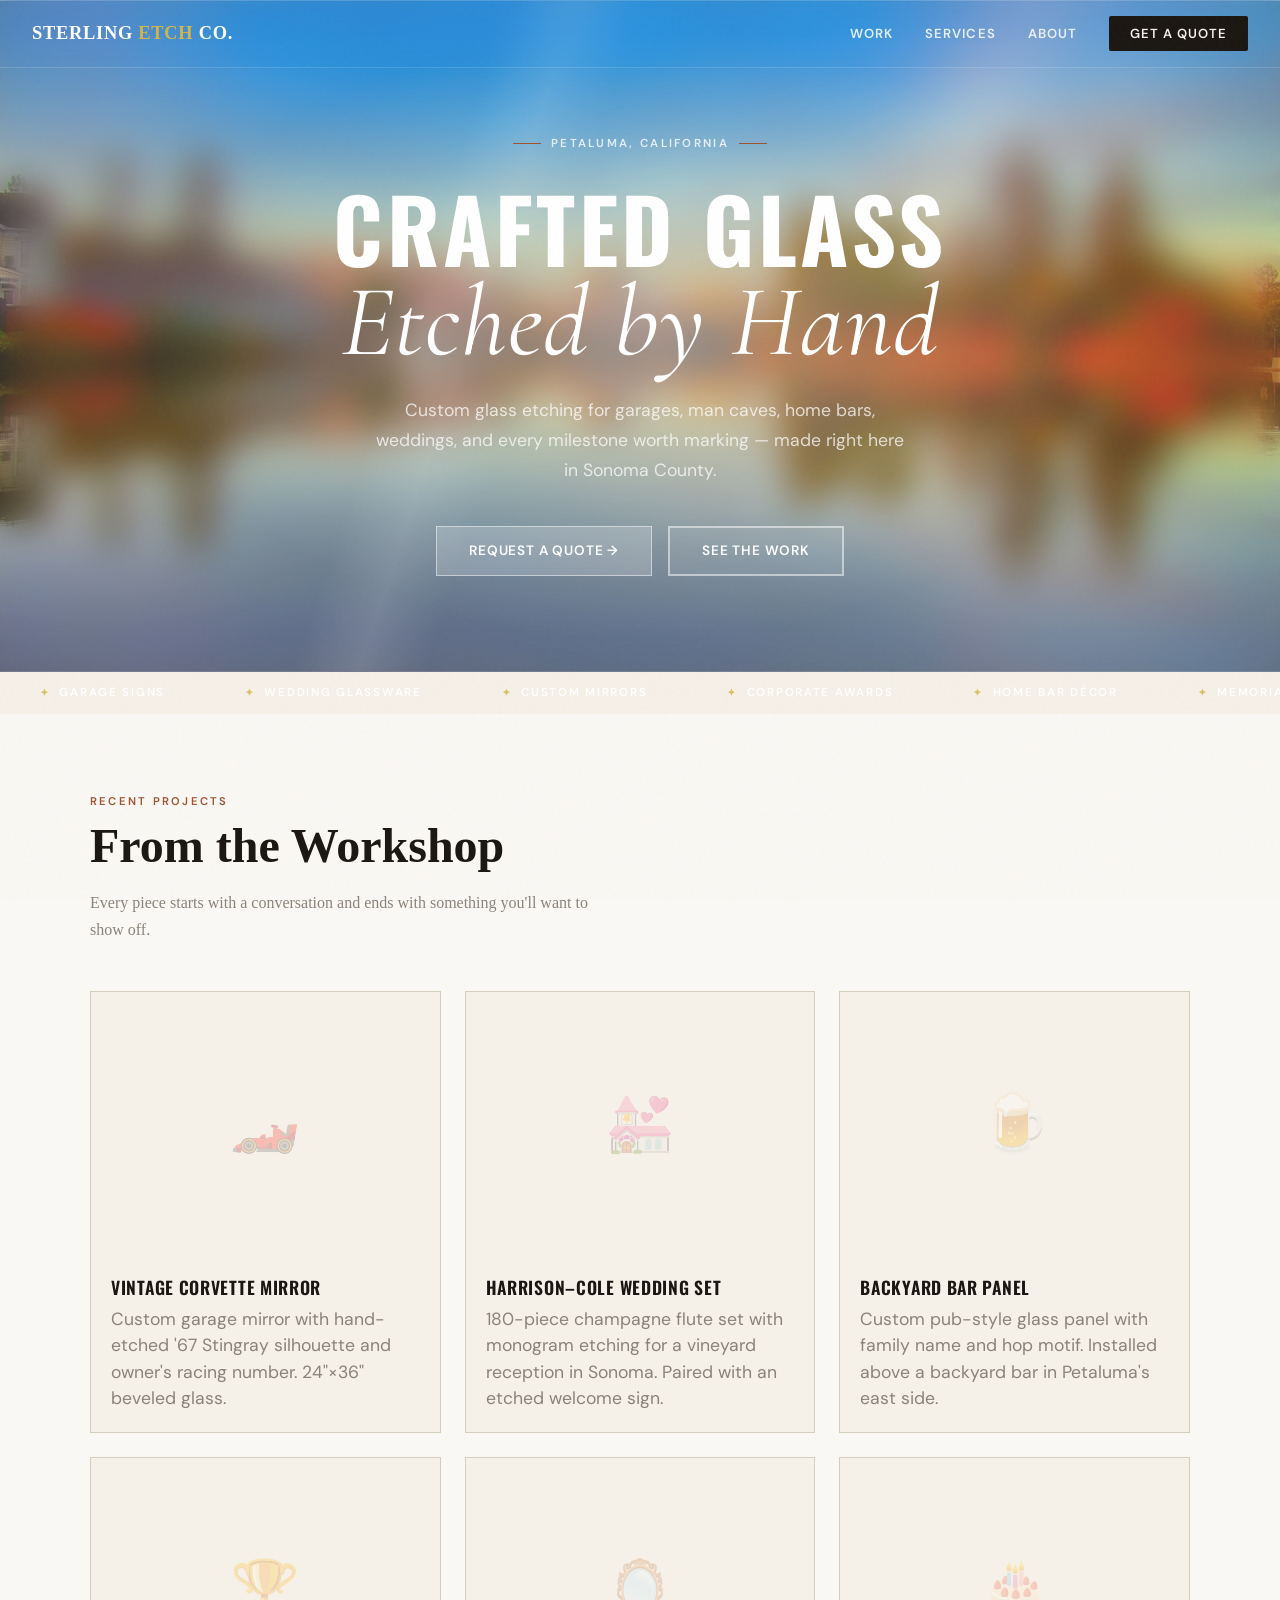
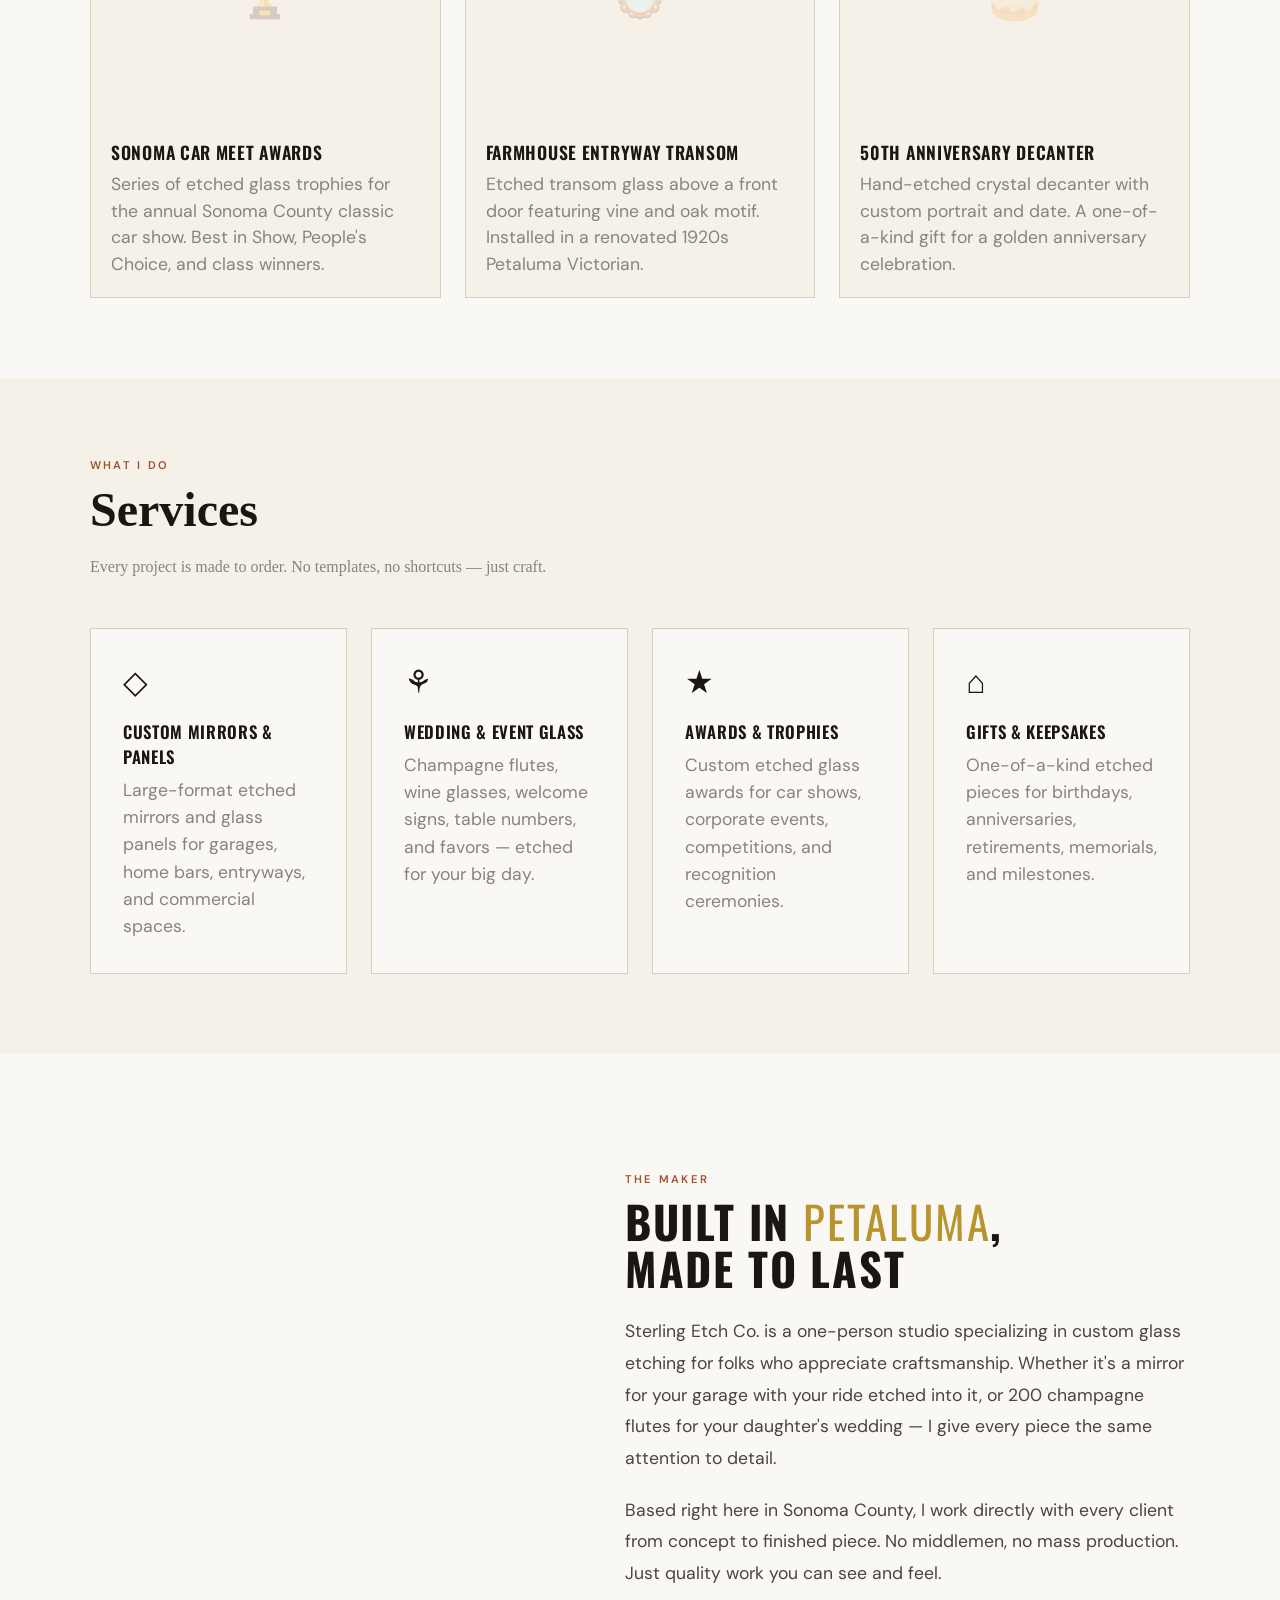
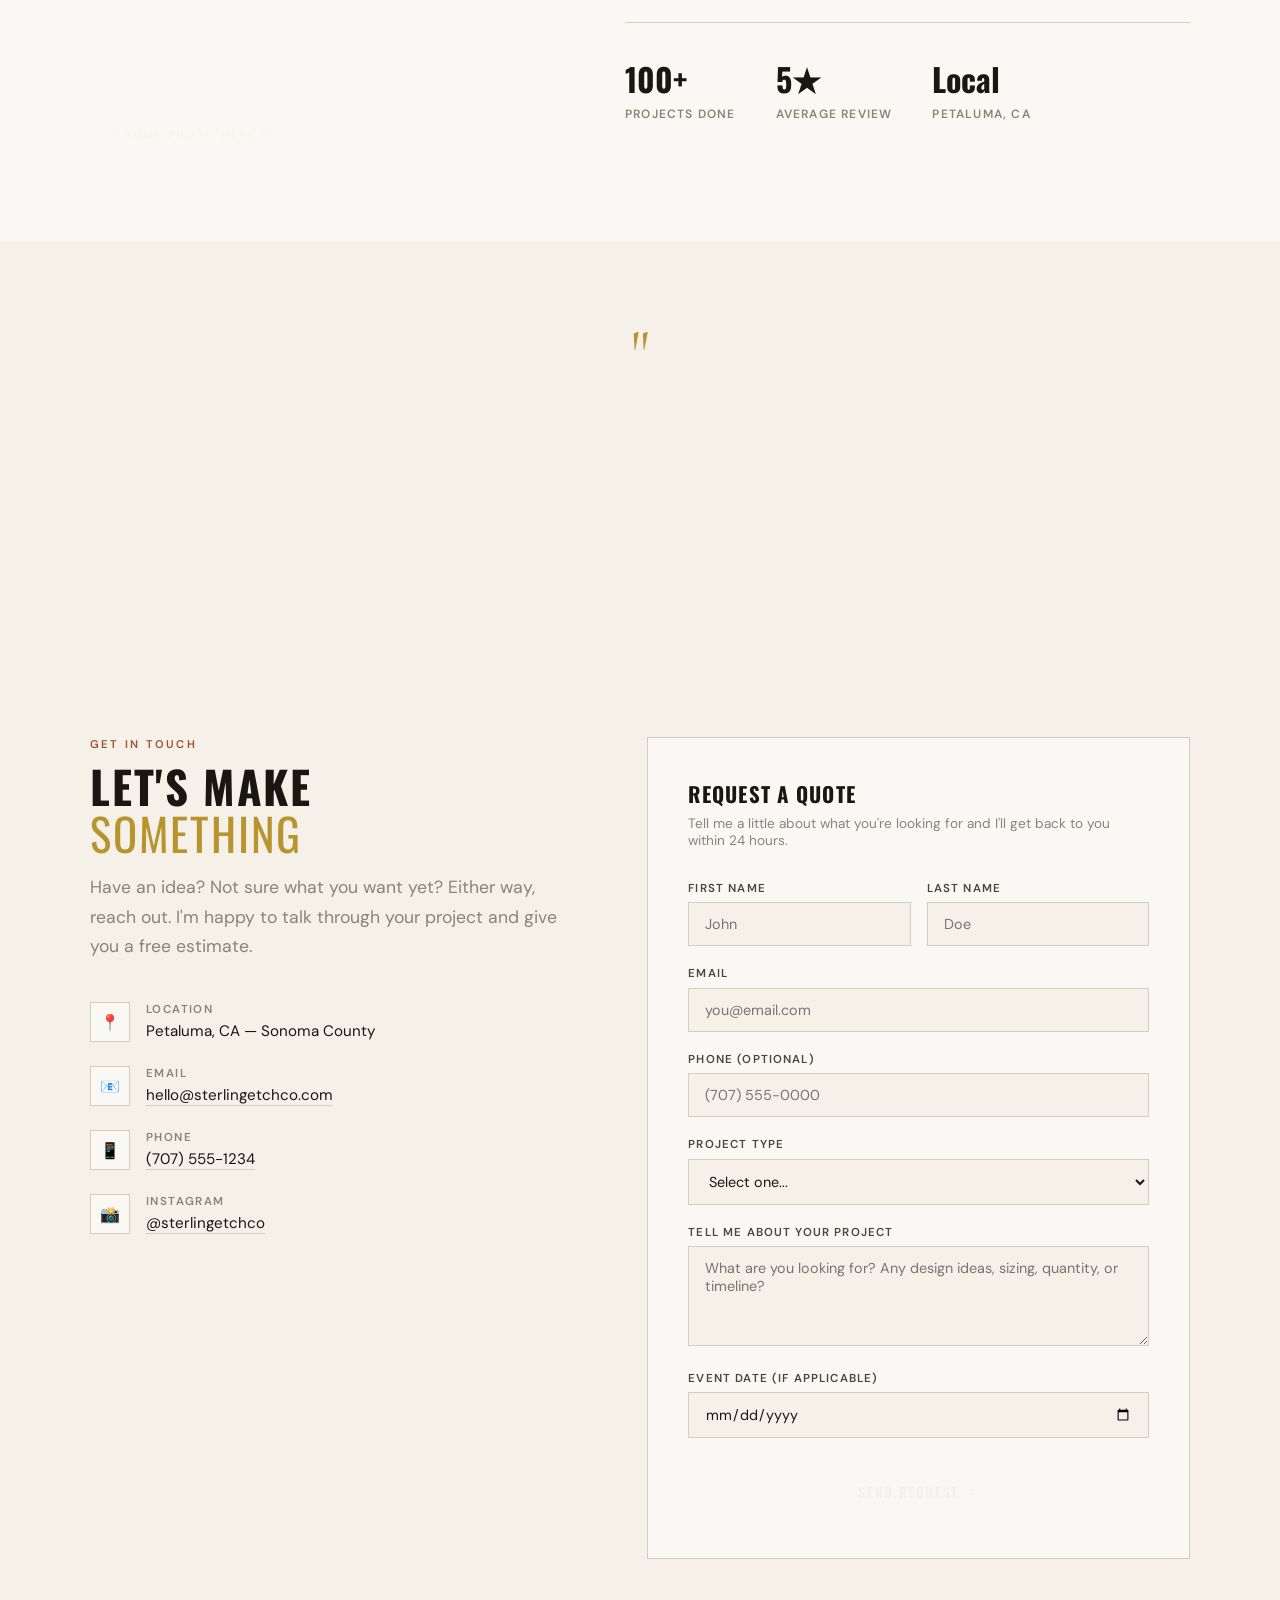
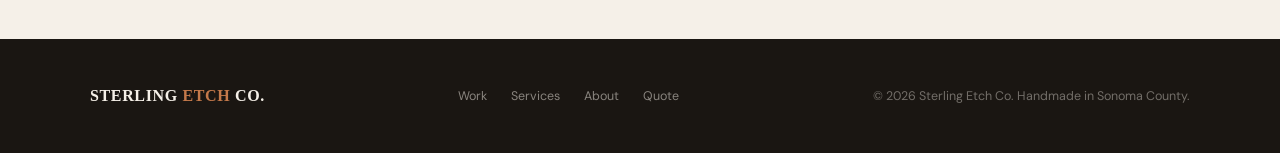
<file: public/index.html>
<!DOCTYPE html>
<html lang="en">
<head>
<meta charset="UTF-8">
<meta name="viewport" content="width=device-width, initial-scale=1.0">
<title>Sterling Etch Co. — Custom Glass Etching</title>
<link rel="preconnect" href="https://fonts.googleapis.com">
<link href="https://fonts.googleapis.com/css2?family=Cormorant+Garamond:ital,wght@0,400;0,600;0,700;1,400&family=Crimson+Pro:ital,wght@0,400;0,500;0,600;1,400&family=DM+Sans:wght@400;500;600&family=Oswald:wght@400;600;700&display=swap" rel="stylesheet">
<link rel="stylesheet" href="styles.css">
<style>
  /* ── HERO ── */
  .hero {
    max-height: 80vh;
    display: flex;
    align-items: center;
    justify-content: center;
    text-align: center;
    padding: 8rem 2rem 6rem;
    position: relative;
    overflow: hidden;
  }
  /* ── GLASSMORPHISM HERO ── */
  /* Saturated Petaluma photo fills the hero */
  .hero-bg {
    position: absolute;
    inset: 0;
    background: url('images/mirror-reflection.jpg') center/cover no-repeat;
    filter: saturate(1.8) brightness(0.8);
    z-index: 0;
  }
  /* Frosted glass panel over the photo */
  .hero-glass {
    position: absolute;
    inset: 0;
    backdrop-filter: blur(18px) saturate(1.4);
    -webkit-backdrop-filter: blur(18px) saturate(1.4);
    background: rgba(234, 227, 211, 0.18);
    border-top: 1px solid rgba(255,255,255,0.35);
    border-bottom: 1px solid rgba(255,255,255,0.12);
    z-index: 1;
    pointer-events: none;
  }
  /* Diagonal light streak on glass surface */
  .hero-glass::after {
    content: '';
    position: absolute;
    inset: 0;
    background: linear-gradient(108deg,
      transparent 34%,
      rgba(255,255,255,0.06) 36%, rgba(255,255,255,0.12) 38.5%, rgba(255,255,255,0.05) 41%,
      transparent 43%
    );
  }
  .hero::before {
    content: '';
    position: absolute;
    inset: 0;
    z-index: 2;
    background: radial-gradient(ellipse 55% 65% at 50% 50%, rgba(234,227,211,0.45) 0%, transparent 70%);
    pointer-events: none;
  }
  .hero-ornament {
    position: absolute;
    opacity: 0.06;
    pointer-events: none;
  }
  .hero-ornament.top-left {
    top: 8%; left: 6%;
    width: 160px; height: 160px;
    border: 2px solid var(--ink);
    border-radius: 0;
    transform: rotate(8deg);
  }
  .hero-ornament.bot-right {
    bottom: 10%; right: 8%;
    width: 110px; height: 110px;
    border: 2px solid var(--ink);
    transform: rotate(45deg);
  }
  /* Nav over hero — white text */
  #nav:not(.scrolled) { background: transparent; border-bottom-color: rgba(255,255,255,0.15); }
  #nav:not(.scrolled) .nav-logo { color: #fff; }
  #nav:not(.scrolled) .nav-logo span { color: var(--gold-light); }
  #nav:not(.scrolled) .nav-links a { color: rgba(255,255,255,0.85); }
  #nav:not(.scrolled) .nav-links a:hover { color: #fff; }
  #nav:not(.scrolled) .nav-cta { background: rgba(255,255,255,0.15); border-color: rgba(255,255,255,0.4); color: #fff; backdrop-filter: blur(8px); -webkit-backdrop-filter: blur(8px); }
  #nav:not(.scrolled) .nav-cta:hover { background: rgba(255,255,255,0.3); }
  #nav:not(.scrolled) .mobile-toggle span { background: #fff; }
  .hero-content { position: relative; z-index: 3; max-width: 820px; }
  .hero .hero-tag { color: rgba(255,255,255,0.8); }
  .hero .hero-tag::before, .hero .hero-tag::after { color: rgba(255,255,255,0.6); }
  .hero .hero-sub { color: rgba(255,255,255,0.75); }
  .hero .btn-primary { background: rgba(255,255,255,0.2); border: 1px solid rgba(255,255,255,0.5); color: #fff; backdrop-filter: blur(8px); -webkit-backdrop-filter: blur(8px); }
  .hero .btn-primary:hover { background: rgba(255,255,255,0.35); }
  .hero .btn-secondary { color: #fff; border-color: rgba(255,255,255,0.5); background: rgba(255,255,255,0.08); backdrop-filter: blur(8px); -webkit-backdrop-filter: blur(8px); }
  .hero .btn-secondary:hover { background: rgba(255,255,255,0.2); border-color: #fff; }
  .hero .hero-tag { margin-bottom: 2rem; opacity: 0; animation: fadeUp 0.8s 0.2s forwards; }
  .hero h1 {
    font-family: 'Oswald', sans-serif;
    font-size: clamp(3rem, 7vw, 5.5rem);
    font-weight: 700;
    line-height: 1.0;
    letter-spacing: 0.04em;
    text-transform: uppercase;
    color: #ffffff;
    margin-bottom: 1.5rem;
    opacity: 0;
    animation: fadeUp 0.8s 0.4s forwards;
  }
  .hero h1 em {
    display: block;
    font-family: 'Cormorant Garamond', serif;
    font-style: italic;
    font-weight: 400;
    text-transform: none;
    letter-spacing: 0.01em;
    color: #ffffff;
    font-size: 1.15em;
  }
  .hero-sub {
    font-size: 1.1rem;
    line-height: 1.7;
    color: rgba(255,255,255,0.85);
    max-width: 540px;
    margin: 0 auto 2.5rem;
    opacity: 0;
    animation: fadeUp 0.8s 0.6s forwards;
  }
  .hero-actions {
    display: flex;
    gap: 1rem;
    justify-content: center;
    flex-wrap: wrap;
    opacity: 0;
    animation: fadeUp 0.8s 0.8s forwards;
  }

  /* ── TICKER ── */
  .ticker {
    background: var(--navy);
    padding: 0.85rem 0;
    overflow: hidden;
  }
  .ticker-track {
    display: flex;
    width: max-content;
    animation: scroll 30s linear infinite;
  }
  .ticker-item {
    display: flex;
    align-items: center;
    gap: 0.6rem;
    padding: 0 2.5rem;
    white-space: nowrap;
    font-size: 0.72rem;
    font-weight: 600;
    letter-spacing: 0.15em;
    text-transform: uppercase;
    color: #FFFFFF;
  }
  .ticker-sep {
    color: var(--gold-light);
    font-size: 0.65rem;
    opacity: 0.8;
  }

  /* ── RECENT WORK ── */
  #work { background: var(--warm-white); }
  #work section { padding: 6rem 2rem; }
  .projects-grid {
    display: grid;
    grid-template-columns: repeat(auto-fill, minmax(320px, 1fr));
    gap: 1.5rem;
  }
  .project-card {
    background: var(--cream);
    border: 1px solid var(--border);
    overflow: hidden;
    transition: all 0.3s;
  }
  .project-card:hover { transform: translateY(-4px); box-shadow: 0 12px 40px var(--shadow); border-color: var(--gold); }
  .project-img {
    width: 100%;
    aspect-ratio: 4/3;
    background: var(--navy);
    position: relative;
    overflow: hidden;
    display: flex;
    align-items: center;
    justify-content: center;
  }
  .project-img .etch-icon {
    font-size: 3.5rem;
    opacity: 0.25;
    color: var(--cream);
    position: absolute;
  }
  .project-img .placeholder-pattern {
    position: absolute;
    inset: 0;
    opacity: 0.08;
    background-image:
      repeating-linear-gradient(0deg, var(--cream) 0px, var(--cream) 1px, transparent 1px, transparent 20px),
      repeating-linear-gradient(90deg, var(--cream) 0px, var(--cream) 1px, transparent 1px, transparent 20px);
  }
  .project-tag {
    position: absolute;
    top: 0.75rem; left: 0.75rem;
    background: var(--navy);
    color: var(--cream);
    font-size: 0.65rem;
    font-weight: 600;
    letter-spacing: 0.1em;
    text-transform: uppercase;
    padding: 0.3rem 0.7rem;
  }
  .project-body { padding: 1.25rem; }
  .project-body h3 {
    font-family: 'Oswald', sans-serif;
    font-size: 1.1rem;
    font-weight: 600;
    text-transform: uppercase;
    letter-spacing: 0.04em;
    margin-bottom: 0.4rem;
  }
  .project-body p { font-size: 1.1rem; color: var(--warm-gray); line-height: 1.5; }

  /* ── SERVICES PREVIEW ── */
  .services-row {
    display: grid;
    grid-template-columns: repeat(auto-fill, minmax(240px, 1fr));
    gap: 1.5rem;
    margin-top: 2rem;
  }
  .service-card {
    padding: 2rem;
    border: 1px solid var(--border);
    background: var(--warm-white);
    transition: all 0.25s;
  }
  .service-card:hover { border-color: var(--gold); }
  .service-icon { font-size: 2rem; margin-bottom: 1rem; display: block; }
  .service-card h3 {
    font-family: 'Oswald', sans-serif;
    font-size: 1.05rem;
    font-weight: 600;
    text-transform: uppercase;
    letter-spacing: 0.04em;
    margin-bottom: 0.5rem;
  }
  .service-card p { font-size: 1.1rem; color: var(--warm-gray); line-height: 1.55; }

  /* ── ABOUT PREVIEW ── */
  #about { background: var(--warm-white); }
  .about-grid {
    display: grid;
    grid-template-columns: 1fr 1.2fr;
    gap: 4rem;
    align-items: center;
  }
  .about-photo {
    aspect-ratio: 3/4;
    background: var(--navy);
    position: relative;
    overflow: hidden;
  }
  .about-photo .placeholder-pattern {
    position: absolute; inset: 0; opacity: 0.06;
    background-image:
      repeating-linear-gradient(45deg, var(--cream) 0px, var(--cream) 1px, transparent 1px, transparent 12px);
  }
  .about-photo .photo-label {
    position: absolute;
    bottom: 1.25rem; left: 1.25rem;
    color: var(--cream);
    font-size: 0.7rem;
    font-weight: 600;
    letter-spacing: 0.15em;
    text-transform: uppercase;
    opacity: 0.5;
  }
  .about-text h2 {
    font-family: 'Oswald', sans-serif;
    font-size: clamp(2rem, 3.5vw, 2.8rem);
    font-weight: 700;
    text-transform: uppercase;
    letter-spacing: 0.04em;
    line-height: 1.05;
    margin-bottom: 1.5rem;
  }
  .about-text h2 em {
    font-style: normal;
    font-weight: 400;
    color: var(--gold);
  }
  .about-text p {
    font-size: 1.1rem;
    line-height: 1.8;
    color: var(--slate);
    margin-bottom: 1.25rem;
  }
  .about-stats {
    display: flex;
    gap: 2.5rem;
    margin-top: 2rem;
    padding-top: 2rem;
    border-top: 1px solid var(--border);
  }
  .stat-item strong {
    display: block;
    font-family: 'Oswald', sans-serif;
    font-size: 2rem;
    font-weight: 700;
    color: var(--ink);
  }
  .stat-item span {
    font-size: 0.75rem;
    font-weight: 600;
    letter-spacing: 0.1em;
    text-transform: uppercase;
    color: var(--warm-gray);
  }

  /* ── TESTIMONIAL ── */
  .testimonial-section {
    background: var(--navy);
    color: var(--cream);
    text-align: center;
    padding: 5rem 2rem;
  }
  .testimonial-section blockquote {
    font-family: 'Cormorant Garamond', serif;
    font-size: clamp(1.3rem, 3vw, 1.8rem);
    font-style: italic;
    line-height: 1.6;
    max-width: 700px;
    margin: 0 auto 1.5rem;
    opacity: 0.9;
  }
  .testimonial-section cite {
    font-family: 'DM Sans', sans-serif;
    font-style: normal;
    font-size: 0.8rem;
    font-weight: 600;
    letter-spacing: 0.1em;
    text-transform: uppercase;
    opacity: 0.5;
  }
  .quote-mark {
    font-family: 'Cormorant Garamond', serif;
    font-size: 4rem;
    color: var(--gold);
    line-height: 1;
    margin-bottom: 0.5rem;
  }

  /* ── CONTACT ── */
  #contact { background: var(--cream); }
  .contact-grid {
    display: grid;
    grid-template-columns: 1fr 1.1fr;
    gap: 4rem;
  }
  .contact-info h2 {
    font-family: 'Oswald', sans-serif;
    font-size: clamp(2rem, 3.5vw, 2.8rem);
    font-weight: 700;
    text-transform: uppercase;
    letter-spacing: 0.04em;
    line-height: 1.05;
    margin-bottom: 1rem;
  }
  .contact-info h2 em {
    font-style: normal;
    font-weight: 400;
    color: var(--gold);
  }
  .contact-info > p {
    font-size: 1.1rem;
    line-height: 1.7;
    color: var(--warm-gray);
    margin-bottom: 2.5rem;
  }
  .contact-detail {
    display: flex;
    gap: 1rem;
    align-items: flex-start;
    margin-bottom: 1.5rem;
  }
  .contact-detail .icon {
    width: 40px; height: 40px;
    background: var(--warm-white);
    border: 1px solid var(--border);
    display: flex;
    align-items: center;
    justify-content: center;
    font-size: 1rem;
    flex-shrink: 0;
  }
  .contact-detail strong {
    display: block;
    font-size: 0.72rem;
    font-weight: 600;
    letter-spacing: 0.12em;
    text-transform: uppercase;
    color: var(--warm-gray);
    margin-bottom: 0.15rem;
  }
  .contact-detail span { font-size: 0.95rem; color: var(--ink); }
  .contact-detail a {
    color: var(--ink);
    text-decoration: none;
    border-bottom: 1px solid var(--border);
    transition: border-color 0.2s;
  }
  .contact-detail a:hover { border-color: var(--gold); }

  /* ── CONTACT FORM ── */
  .request-form {
    background: var(--warm-white);
    border: 1px solid var(--border);
    padding: 2.5rem;
  }
  .request-form h3 {
    font-family: 'Oswald', sans-serif;
    font-size: 1.3rem;
    font-weight: 700;
    text-transform: uppercase;
    letter-spacing: 0.06em;
    margin-bottom: 0.4rem;
  }
  .form-sub { font-size: 0.85rem; color: var(--warm-gray); margin-bottom: 2rem; }
  .form-row { display: grid; grid-template-columns: 1fr 1fr; gap: 1rem; }
  .form-group { margin-bottom: 1.25rem; }
  .form-group label {
    display: block;
    font-size: 0.72rem;
    font-weight: 600;
    letter-spacing: 0.1em;
    text-transform: uppercase;
    color: var(--slate);
    margin-bottom: 0.4rem;
  }
  .form-group input,
  .form-group select,
  .form-group textarea {
    width: 100%;
    padding: 0.75rem 1rem;
    font-family: 'DM Sans', sans-serif;
    font-size: 0.9rem;
    border: 1px solid var(--border);
    background: var(--cream);
    color: var(--ink);
    outline: none;
    transition: border-color 0.2s;
  }
  .form-group input:focus,
  .form-group select:focus,
  .form-group textarea:focus { border-color: var(--gold); }
  .form-group textarea { resize: vertical; min-height: 100px; }
  .form-submit {
    width: 100%;
    padding: 1rem;
    background: var(--brick);
    color: var(--cream);
    font-family: 'Oswald', sans-serif;
    font-size: 0.85rem;
    font-weight: 600;
    letter-spacing: 0.12em;
    text-transform: uppercase;
    border: none;
    cursor: pointer;
    transition: background 0.25s;
    margin-top: 0.5rem;
  }
  .form-submit:hover { background: var(--brick-dark); }

  /* ── RESPONSIVE (page-specific) ── */
  @media (max-width: 768px) {
    .hero { max-height: none; padding: 10rem 1.5rem 5rem; }
    .about-grid { grid-template-columns: 1fr; gap: 2rem; }
    .about-photo { max-height: 350px; }
    .contact-grid { grid-template-columns: 1fr; gap: 2.5rem; }
    .form-row { grid-template-columns: 1fr; }
    .projects-grid { grid-template-columns: 1fr; }
    .about-stats { gap: 1.5rem; }
  }
</style>
</head>
<body>

<!-- ═══════ NAV ═══════ -->
<nav id="nav">
  <a href="index.html" class="nav-logo">Sterling <span>Etch</span> Co.</a>
  <button class="mobile-toggle" onclick="document.querySelector('.nav-links').classList.toggle('open')" aria-label="Menu">
    <span></span><span></span><span></span>
  </button>
  <div class="nav-links">
    <a href="work.html">Work</a>
    <a href="services.html">Services</a>
    <a href="about.html">About</a>
    <a href="quote.html" class="nav-cta">Get a Quote</a>
  </div>
</nav>

<!-- ═══════ HERO ═══════ -->
<section class="hero">
  <div class="hero-bg"></div>
  <div class="hero-glass"></div>

  <div class="hero-content">
    <div class="hero-tag">Petaluma, California</div>
    <h1>Crafted Glass<br><em>Etched by Hand</em></h1>
    <p class="hero-sub">Custom glass etching for garages, man caves, home bars, weddings, and every milestone worth marking — made right here in Sonoma County.</p>
    <div class="hero-actions">
      <a href="#contact" class="btn-primary">Request a Quote →</a>
      <a href="work.html" class="btn-secondary">See the Work</a>
    </div>
  </div>
</section>

<!-- ═══════ TICKER ═══════ -->
<div class="ticker">
  <div class="ticker-track">
    <div class="ticker-item"><span class="ticker-sep">✦</span> Garage Signs</div>
    <div class="ticker-item"><span class="ticker-sep">✦</span> Wedding Glassware</div>
    <div class="ticker-item"><span class="ticker-sep">✦</span> Custom Mirrors</div>
    <div class="ticker-item"><span class="ticker-sep">✦</span> Corporate Awards</div>
    <div class="ticker-item"><span class="ticker-sep">✦</span> Home Bar Décor</div>
    <div class="ticker-item"><span class="ticker-sep">✦</span> Memorial Pieces</div>
    <div class="ticker-item"><span class="ticker-sep">✦</span> Car Club Trophies</div>
    <div class="ticker-item"><span class="ticker-sep">✦</span> Event Signage</div>
    <div class="ticker-item"><span class="ticker-sep">✦</span> Garage Signs</div>
    <div class="ticker-item"><span class="ticker-sep">✦</span> Wedding Glassware</div>
    <div class="ticker-item"><span class="ticker-sep">✦</span> Custom Mirrors</div>
    <div class="ticker-item"><span class="ticker-sep">✦</span> Corporate Awards</div>
    <div class="ticker-item"><span class="ticker-sep">✦</span> Home Bar Décor</div>
    <div class="ticker-item"><span class="ticker-sep">✦</span> Memorial Pieces</div>
    <div class="ticker-item"><span class="ticker-sep">✦</span> Car Club Trophies</div>
    <div class="ticker-item"><span class="ticker-sep">✦</span> Event Signage</div>
  </div>
</div>

<!-- ═══════ RECENT WORK ═══════ -->
<section id="work">
  <div class="section-inner">
    <div class="reveal">
      <div class="section-label">Recent Projects</div>
      <div class="section-title">From the Workshop</div>
      <div class="section-desc">Every piece starts with a conversation and ends with something you'll want to show off.</div>
    </div>
    <div class="projects-grid">
      <div class="project-card reveal">
        <div class="project-img">
          <div class="placeholder-pattern"></div>
          <span class="etch-icon">🏎️</span>
          <span class="project-tag">Garage</span>
        </div>
        <div class="project-body">
          <h3>Vintage Corvette Mirror</h3>
          <p>Custom garage mirror with hand-etched '67 Stingray silhouette and owner's racing number. 24"×36" beveled glass.</p>
        </div>
      </div>
      <div class="project-card reveal">
        <div class="project-img">
          <div class="placeholder-pattern"></div>
          <span class="etch-icon">💒</span>
          <span class="project-tag">Wedding</span>
        </div>
        <div class="project-body">
          <h3>Harrison–Cole Wedding Set</h3>
          <p>180-piece champagne flute set with monogram etching for a vineyard reception in Sonoma. Paired with an etched welcome sign.</p>
        </div>
      </div>
      <div class="project-card reveal">
        <div class="project-img">
          <div class="placeholder-pattern"></div>
          <span class="etch-icon">🍺</span>
          <span class="project-tag">Home Bar</span>
        </div>
        <div class="project-body">
          <h3>Backyard Bar Panel</h3>
          <p>Custom pub-style glass panel with family name and hop motif. Installed above a backyard bar in Petaluma's east side.</p>
        </div>
      </div>
      <div class="project-card reveal">
        <div class="project-img">
          <div class="placeholder-pattern"></div>
          <span class="etch-icon">🏆</span>
          <span class="project-tag">Corporate</span>
        </div>
        <div class="project-body">
          <h3>Sonoma Car Meet Awards</h3>
          <p>Series of etched glass trophies for the annual Sonoma County classic car show. Best in Show, People's Choice, and class winners.</p>
        </div>
      </div>
      <div class="project-card reveal">
        <div class="project-img">
          <div class="placeholder-pattern"></div>
          <span class="etch-icon">🪞</span>
          <span class="project-tag">Residential</span>
        </div>
        <div class="project-body">
          <h3>Farmhouse Entryway Transom</h3>
          <p>Etched transom glass above a front door featuring vine and oak motif. Installed in a renovated 1920s Petaluma Victorian.</p>
        </div>
      </div>
      <div class="project-card reveal">
        <div class="project-img">
          <div class="placeholder-pattern"></div>
          <span class="etch-icon">🎂</span>
          <span class="project-tag">Event</span>
        </div>
        <div class="project-body">
          <h3>50th Anniversary Decanter</h3>
          <p>Hand-etched crystal decanter with custom portrait and date. A one-of-a-kind gift for a golden anniversary celebration.</p>
        </div>
      </div>
    </div>
  </div>
</section>

<!-- ═══════ SERVICES PREVIEW ═══════ -->
<section id="services">
  <div class="section-inner">
    <div class="reveal">
      <div class="section-label">What I Do</div>
      <div class="section-title">Services</div>
      <div class="section-desc">Every project is made to order. No templates, no shortcuts — just craft.</div>
    </div>
    <div class="services-row">
      <div class="service-card reveal">
        <span class="service-icon">◇</span>
        <h3>Custom Mirrors & Panels</h3>
        <p>Large-format etched mirrors and glass panels for garages, home bars, entryways, and commercial spaces.</p>
      </div>
      <div class="service-card reveal">
        <span class="service-icon">⚘</span>
        <h3>Wedding & Event Glass</h3>
        <p>Champagne flutes, wine glasses, welcome signs, table numbers, and favors — etched for your big day.</p>
      </div>
      <div class="service-card reveal">
        <span class="service-icon">★</span>
        <h3>Awards & Trophies</h3>
        <p>Custom etched glass awards for car shows, corporate events, competitions, and recognition ceremonies.</p>
      </div>
      <div class="service-card reveal">
        <span class="service-icon">⌂</span>
        <h3>Gifts & Keepsakes</h3>
        <p>One-of-a-kind etched pieces for birthdays, anniversaries, retirements, memorials, and milestones.</p>
      </div>
    </div>
  </div>
</section>

<!-- ═══════ ABOUT PREVIEW ═══════ -->
<section id="about">
  <div class="section-inner">
    <div class="about-grid">
      <div class="about-photo reveal">
        <div class="placeholder-pattern"></div>
        <div class="photo-label">— Your photo here —</div>
      </div>
      <div class="about-text reveal">
        <div class="section-label">The Maker</div>
        <h2>Built in <em>Petaluma</em>,<br>Made to Last</h2>
        <p>Sterling Etch Co. is a one-person studio specializing in custom glass etching for folks who appreciate craftsmanship. Whether it's a mirror for your garage with your ride etched into it, or 200 champagne flutes for your daughter's wedding — I give every piece the same attention to detail.</p>
        <p>Based right here in Sonoma County, I work directly with every client from concept to finished piece. No middlemen, no mass production. Just quality work you can see and feel.</p>
        <div class="about-stats">
          <div class="stat-item">
            <strong>100+</strong>
            <span>Projects Done</span>
          </div>
          <div class="stat-item">
            <strong>5★</strong>
            <span>Average Review</span>
          </div>
          <div class="stat-item">
            <strong>Local</strong>
            <span>Petaluma, CA</span>
          </div>
        </div>
      </div>
    </div>
  </div>
</section>

<!-- ═══════ TESTIMONIAL ═══════ -->
<div class="testimonial-section">
  <div class="quote-mark">"</div>
  <blockquote>He absolutely nailed the etching on our garage mirror. Every guy who walks in asks where I got it. The detail on the car silhouette is unreal.</blockquote>
  <cite>— Mike R., Petaluma</cite>
</div>

<!-- ═══════ CONTACT + FORM ═══════ -->
<section id="contact">
  <div class="section-inner">
    <div class="contact-grid">
      <div class="contact-info reveal">
        <div class="section-label">Get In Touch</div>
        <h2>Let's Make<br><em>Something</em></h2>
        <p>Have an idea? Not sure what you want yet? Either way, reach out. I'm happy to talk through your project and give you a free estimate.</p>
        <div class="contact-detail">
          <div class="icon">📍</div>
          <div>
            <strong>Location</strong>
            <span>Petaluma, CA — Sonoma County</span>
          </div>
        </div>
        <div class="contact-detail">
          <div class="icon">📧</div>
          <div>
            <strong>Email</strong>
            <span><a href="mailto:hello@sterlingetchco.com">hello@sterlingetchco.com</a></span>
          </div>
        </div>
        <div class="contact-detail">
          <div class="icon">📱</div>
          <div>
            <strong>Phone</strong>
            <span><a href="tel:+17075551234">(707) 555-1234</a></span>
          </div>
        </div>
        <div class="contact-detail">
          <div class="icon">📸</div>
          <div>
            <strong>Instagram</strong>
            <span><a href="#">@sterlingetchco</a></span>
          </div>
        </div>
      </div>

      <div class="request-form reveal">
        <h3>Request a Quote</h3>
        <p class="form-sub">Tell me a little about what you're looking for and I'll get back to you within 24 hours.</p>
        <div class="form-row">
          <div class="form-group">
            <label>First Name</label>
            <input type="text" placeholder="John">
          </div>
          <div class="form-group">
            <label>Last Name</label>
            <input type="text" placeholder="Doe">
          </div>
        </div>
        <div class="form-group">
          <label>Email</label>
          <input type="email" placeholder="you@email.com">
        </div>
        <div class="form-group">
          <label>Phone (Optional)</label>
          <input type="tel" placeholder="(707) 555-0000">
        </div>
        <div class="form-group">
          <label>Project Type</label>
          <select>
            <option value="">Select one...</option>
            <option>Garage / Man Cave Mirror</option>
            <option>Wedding Glassware</option>
            <option>Home Bar / Panel</option>
            <option>Awards / Trophies</option>
            <option>Gift / Keepsake</option>
            <option>Event Signage</option>
            <option>Other</option>
          </select>
        </div>
        <div class="form-group">
          <label>Tell Me About Your Project</label>
          <textarea placeholder="What are you looking for? Any design ideas, sizing, quantity, or timeline?"></textarea>
        </div>
        <div class="form-group">
          <label>Event Date (if applicable)</label>
          <input type="date">
        </div>
        <button class="form-submit" onclick="handleSubmit()">Send Request →</button>
        <p id="form-confirm" style="display:none; margin-top:1rem; color:var(--navy); font-weight:600; text-align:center; font-size:0.9rem;">Thanks! I'll be in touch soon.</p>
      </div>
    </div>
  </div>
</section>

<!-- ═══════ FOOTER ═══════ -->
<footer>
  <div class="footer-inner">
    <div class="footer-brand">Sterling <span>Etch</span> Co.</div>
    <div class="footer-links">
      <a href="work.html">Work</a>
      <a href="services.html">Services</a>
      <a href="about.html">About</a>
      <a href="quote.html">Quote</a>
    </div>
    <div class="footer-copy">© 2026 Sterling Etch Co. Handmade in Sonoma County.</div>
  </div>
</footer>

<script>
  window.addEventListener('scroll', () => {
    document.getElementById('nav').classList.toggle('scrolled', window.scrollY > 50);
  });
  const reveals = document.querySelectorAll('.reveal');
  const observer = new IntersectionObserver((entries) => {
    entries.forEach((entry, i) => {
      if (entry.isIntersecting) {
        setTimeout(() => entry.target.classList.add('visible'), i * 80);
        observer.unobserve(entry.target);
      }
    });
  }, { threshold: 0.1 });
  reveals.forEach(el => observer.observe(el));

  function handleSubmit() {
    document.getElementById('form-confirm').style.display = 'block';
  }
</script>
</body>
</html>
</file>
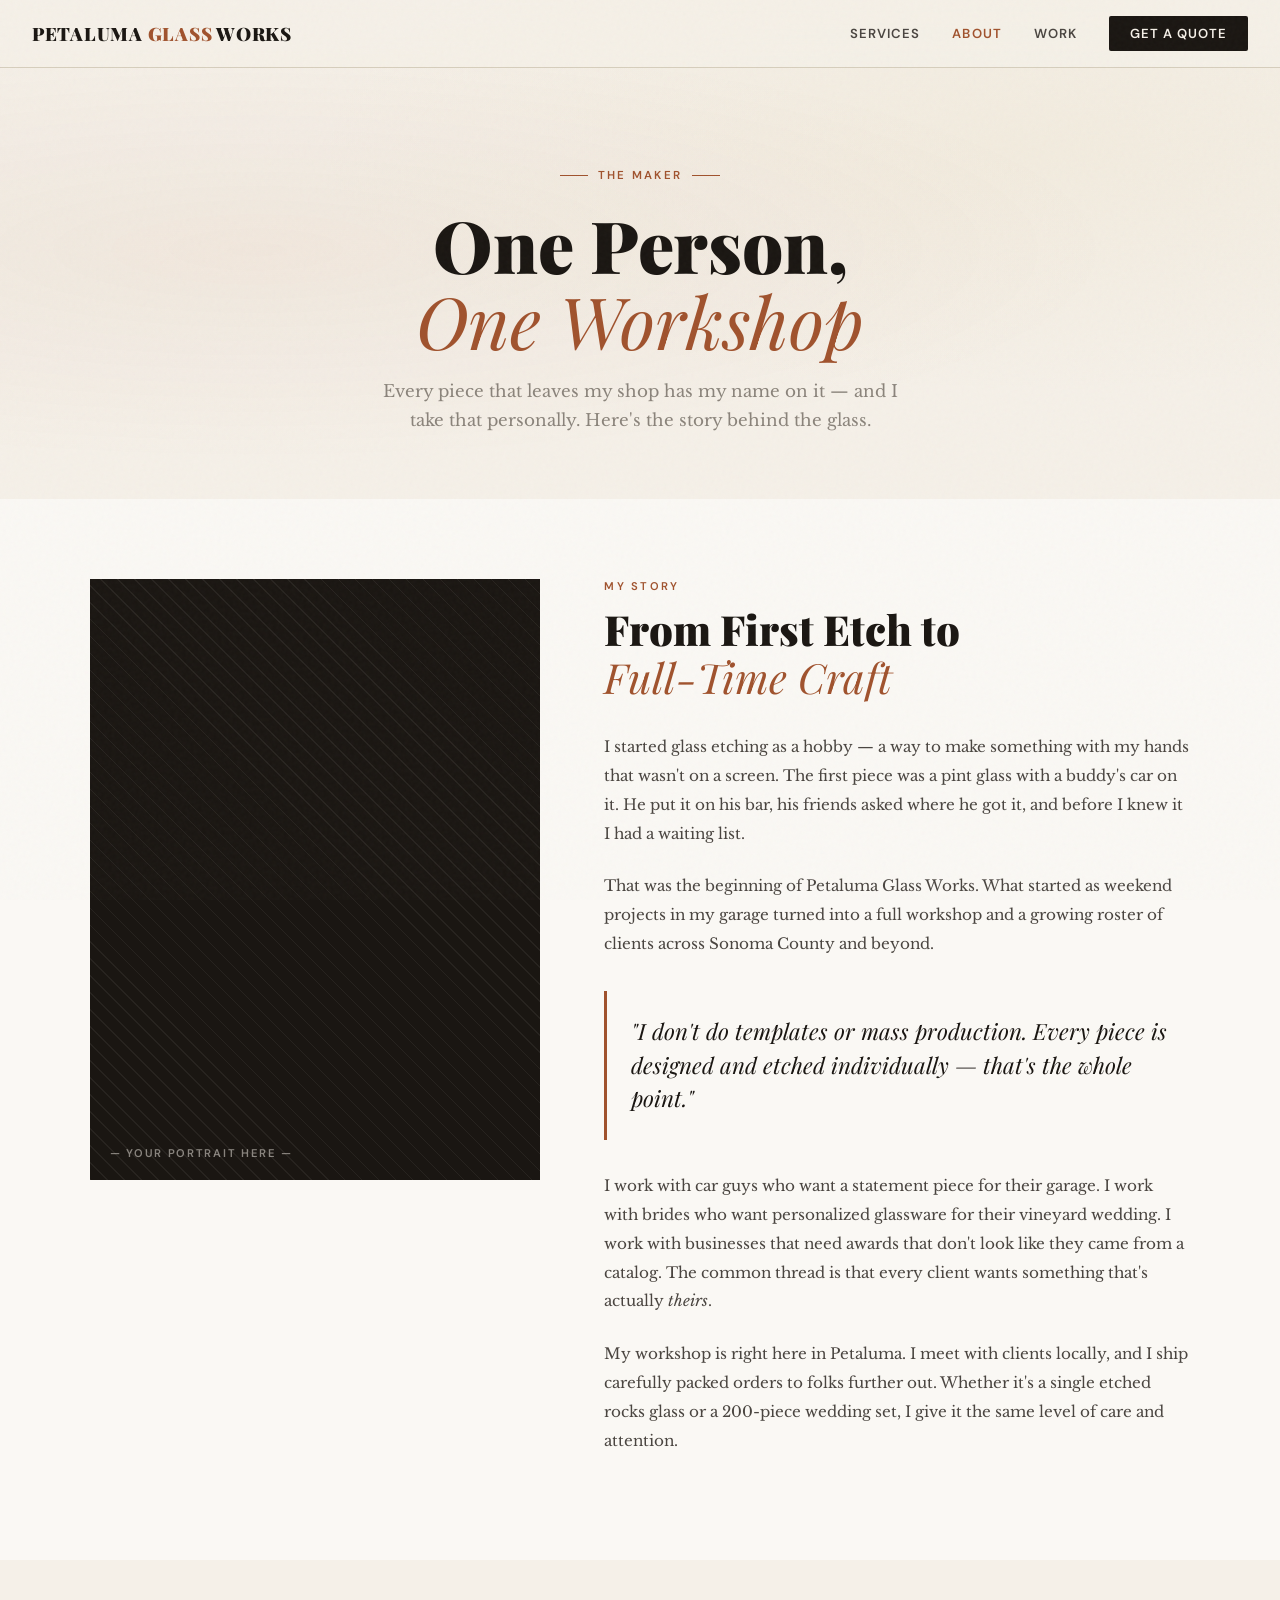
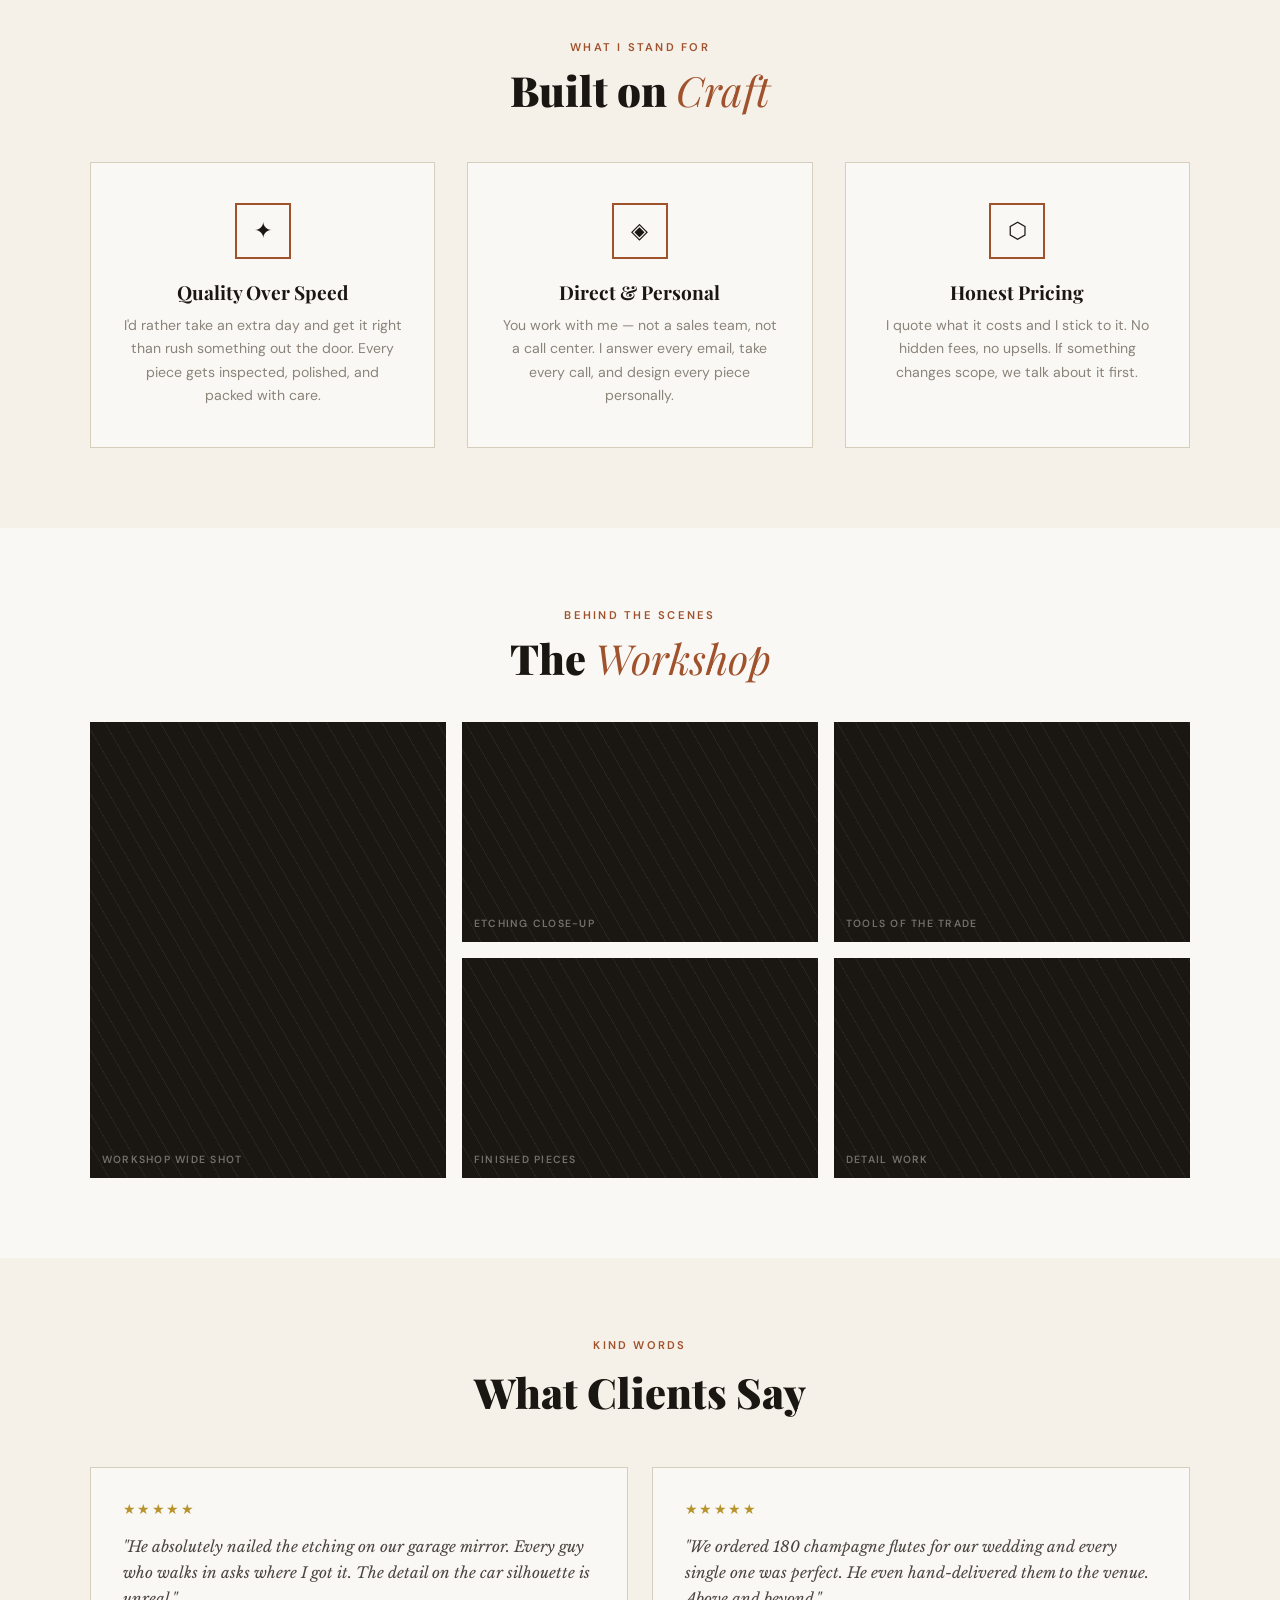
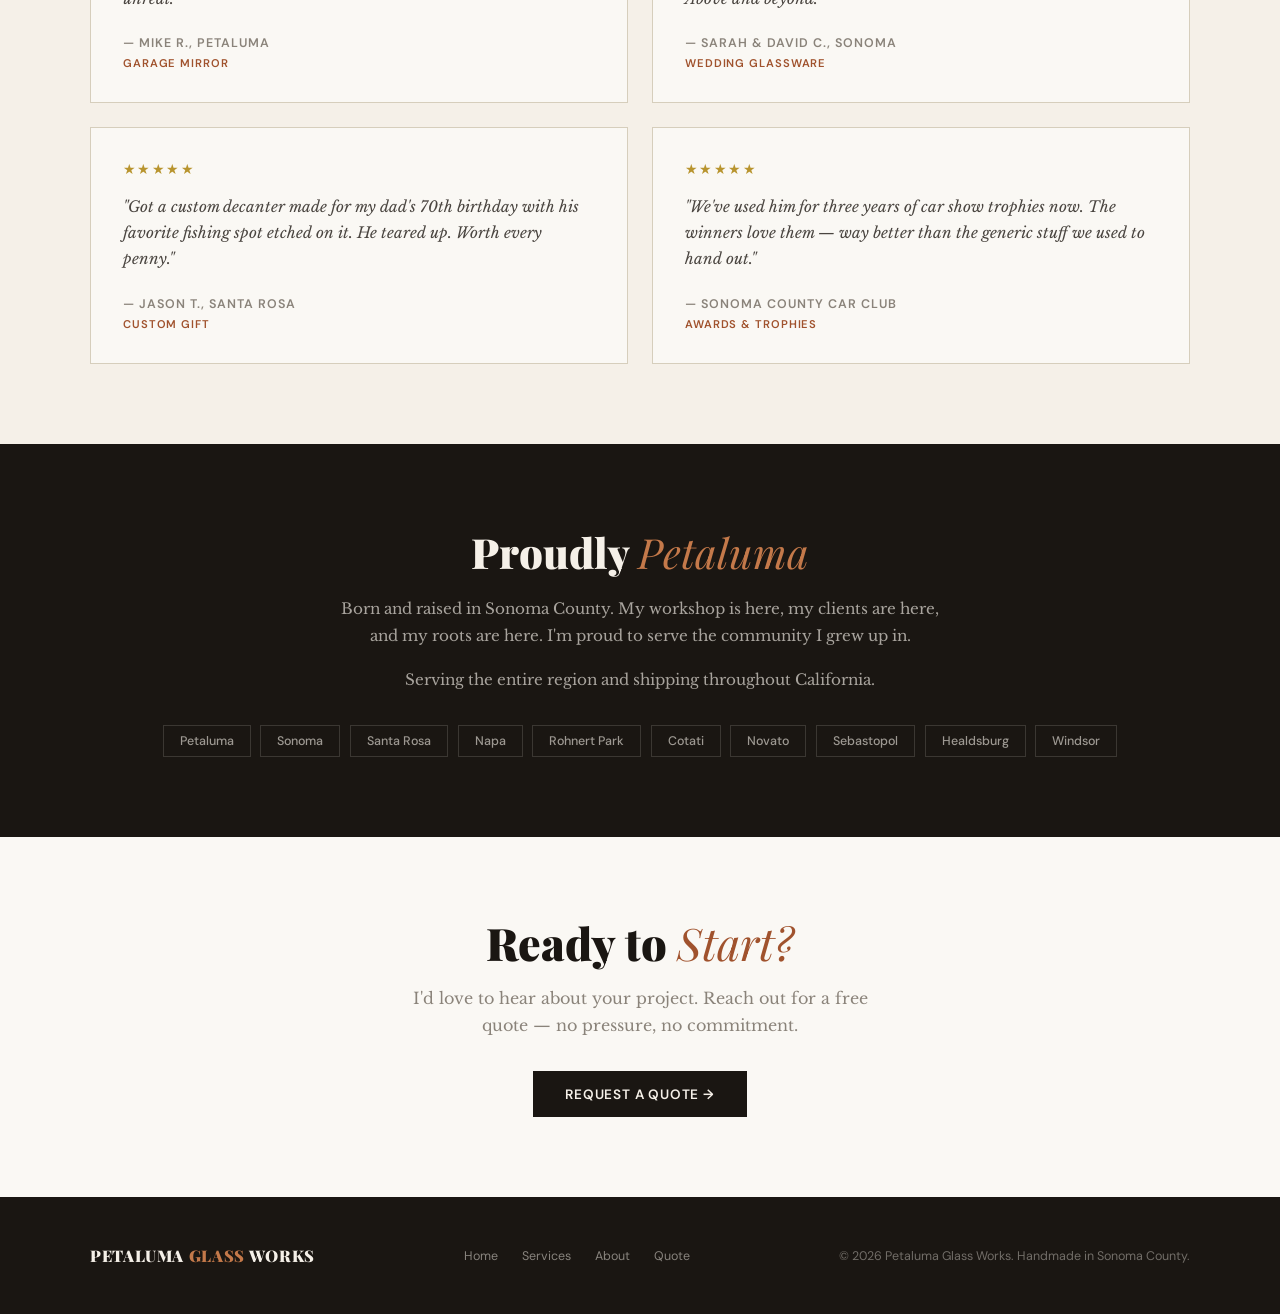
<file: public/about.html>
<!DOCTYPE html>
<html lang="en">
<head>
<meta charset="UTF-8">
<meta name="viewport" content="width=device-width, initial-scale=1.0">
<title>About — Petaluma Glass Works</title>
<link rel="preconnect" href="https://fonts.googleapis.com">
<link href="https://fonts.googleapis.com/css2?family=Playfair+Display:ital,wght@0,400;0,700;0,900;1,400&family=DM+Sans:wght@400;500;600&family=Libre+Baskerville:ital,wght@0,400;0,700;1,400&display=swap" rel="stylesheet">
<link rel="stylesheet" href="styles.css">
<style>
  /* ── STORY ── */
  .story-section { background: var(--warm-white); }
  .story-grid {
    display: grid;
    grid-template-columns: 1fr 1.3fr;
    gap: 4rem;
    align-items: start;
  }
  .story-photo {
    aspect-ratio: 3/4;
    background: var(--ink);
    position: relative;
    overflow: hidden;
    position: sticky;
    top: 6rem;
  }
  .story-photo .placeholder-pattern {
    position: absolute; inset: 0; opacity: 0.06;
    background-image:
      repeating-linear-gradient(45deg, var(--cream) 0px, var(--cream) 1px, transparent 1px, transparent 12px);
  }
  .story-photo .photo-label {
    position: absolute; bottom: 1.25rem; left: 1.25rem;
    color: var(--cream); font-size: 0.7rem; font-weight: 600;
    letter-spacing: 0.15em; text-transform: uppercase; opacity: 0.5;
  }
  .story-text h2 {
    font-family: 'Playfair Display', serif;
    font-size: clamp(2rem, 3.5vw, 2.6rem);
    font-weight: 900; line-height: 1.15; margin-bottom: 2rem;
  }
  .story-text h2 em { font-weight: 400; color: var(--rust); }
  .story-text p {
    font-family: 'Libre Baskerville', serif;
    font-size: 0.95rem; line-height: 1.9; color: var(--slate); margin-bottom: 1.5rem;
  }
  .story-text .pull-quote {
    font-family: 'Playfair Display', serif;
    font-size: 1.4rem; font-style: italic;
    color: var(--ink); line-height: 1.5;
    padding: 1.5rem 0 1.5rem 1.5rem;
    border-left: 3px solid var(--rust);
    margin: 2rem 0;
  }

  /* ── VALUES ── */
  .values-section { background: var(--cream); }
  .values-header { text-align: center; margin-bottom: 3rem; }
  .values-header h2 {
    font-family: 'Playfair Display', serif;
    font-size: clamp(2rem, 3.5vw, 2.6rem); font-weight: 900; line-height: 1.15;
  }
  .values-header h2 em { font-weight: 400; color: var(--rust); }
  .values-grid { display: grid; grid-template-columns: repeat(3, 1fr); gap: 2rem; }
  .value-card {
    padding: 2.5rem 2rem;
    border: 1px solid var(--border);
    background: var(--warm-white);
    text-align: center;
  }
  .value-icon {
    width: 56px; height: 56px;
    margin: 0 auto 1.25rem;
    border: 2px solid var(--rust);
    display: flex; align-items: center; justify-content: center;
    font-size: 1.4rem;
  }
  .value-card h3 {
    font-family: 'Playfair Display', serif;
    font-size: 1.2rem; font-weight: 700; margin-bottom: 0.6rem;
  }
  .value-card p { font-size: 0.88rem; line-height: 1.65; color: var(--warm-gray); }

  /* ── WORKSHOP GALLERY ── */
  .workshop-section { background: var(--warm-white); }
  .workshop-header { text-align: center; margin-bottom: 2.5rem; }
  .workshop-header h2 {
    font-family: 'Playfair Display', serif;
    font-size: clamp(2rem, 3.5vw, 2.6rem); font-weight: 900; line-height: 1.15;
  }
  .workshop-header h2 em { font-weight: 400; color: var(--rust); }
  .workshop-grid {
    display: grid;
    grid-template-columns: repeat(3, 1fr);
    grid-template-rows: auto auto;
    gap: 1rem;
  }
  .workshop-img {
    background: var(--ink);
    position: relative;
    overflow: hidden;
    min-height: 220px;
  }
  .workshop-img.tall { grid-row: span 2; }
  .workshop-img .placeholder-pattern {
    position: absolute; inset: 0; opacity: 0.06;
    background-image:
      repeating-linear-gradient(60deg, var(--cream) 0px, var(--cream) 1px, transparent 1px, transparent 16px);
  }
  .workshop-img .img-label {
    position: absolute; bottom: 0.75rem; left: 0.75rem;
    color: var(--cream); font-size: 0.65rem; font-weight: 600;
    letter-spacing: 0.12em; text-transform: uppercase; opacity: 0.4;
  }

  /* ── TESTIMONIALS ── */
  .testimonials-section { background: var(--cream); }
  .testimonials-header { text-align: center; margin-bottom: 3rem; }
  .testimonials-header h2 {
    font-family: 'Playfair Display', serif;
    font-size: clamp(2rem, 3.5vw, 2.6rem); font-weight: 900;
  }
  .testimonials-grid { display: grid; grid-template-columns: repeat(2, 1fr); gap: 1.5rem; }
  .testimonial-card {
    padding: 2rem;
    border: 1px solid var(--border);
    background: var(--warm-white);
  }
  .testimonial-card .stars { color: var(--gold); font-size: 0.9rem; margin-bottom: 1rem; letter-spacing: 0.1em; }
  .testimonial-card blockquote {
    font-family: 'Libre Baskerville', serif;
    font-size: 0.95rem; line-height: 1.7;
    color: var(--slate); font-style: italic; margin-bottom: 1.25rem;
  }
  .testimonial-card cite {
    font-family: 'DM Sans', sans-serif;
    font-style: normal; font-size: 0.78rem; font-weight: 600;
    letter-spacing: 0.08em; text-transform: uppercase; color: var(--warm-gray);
  }
  .testimonial-card .project-type {
    font-size: 0.7rem; color: var(--rust); font-weight: 600;
    letter-spacing: 0.08em; text-transform: uppercase;
    margin-top: 0.25rem; display: block;
  }

  /* ── LOCAL ROOTS ── */
  .local-section {
    background: var(--ink); color: var(--cream);
    text-align: center; padding: 5rem 2rem;
  }
  .local-section h2 {
    font-family: 'Playfair Display', serif;
    font-size: clamp(1.8rem, 4vw, 2.6rem); font-weight: 900; margin-bottom: 1rem;
  }
  .local-section h2 em { font-weight: 400; color: var(--rust-light); }
  .local-section p {
    font-family: 'Libre Baskerville', serif;
    font-size: 0.95rem; line-height: 1.8;
    color: rgba(245, 240, 232, 0.65);
    max-width: 600px; margin: 0 auto 1rem;
  }
  .local-tags { display: flex; justify-content: center; flex-wrap: wrap; gap: 0.6rem; margin-top: 2rem; }
  .local-tags .tag {
    padding: 0.45rem 1rem;
    border: 1px solid rgba(245, 240, 232, 0.15);
    font-size: 0.78rem; font-weight: 500;
    color: rgba(245, 240, 232, 0.6);
  }

  /* ── CTA BAND ── */
  .cta-band { background: var(--warm-white); text-align: center; padding: 5rem 2rem; }
  .cta-band h2 {
    font-family: 'Playfair Display', serif;
    font-size: clamp(1.8rem, 4vw, 2.8rem); font-weight: 900;
    color: var(--ink); line-height: 1.15; margin-bottom: 1rem;
  }
  .cta-band h2 em { font-weight: 400; color: var(--rust); }
  .cta-band p {
    font-family: 'Libre Baskerville', serif;
    font-size: 1rem; color: var(--warm-gray);
    max-width: 480px; margin: 0 auto 2rem; line-height: 1.7;
  }

  /* ── RESPONSIVE ── */
  @media (max-width: 768px) {
    .story-grid { grid-template-columns: 1fr; }
    .story-photo { position: static; max-height: 350px; }
    .values-grid { grid-template-columns: 1fr; }
    .workshop-grid { grid-template-columns: 1fr 1fr; }
    .workshop-img.tall { grid-row: span 1; }
    .testimonials-grid { grid-template-columns: 1fr; }
  }
</style>
</head>
<body>

<!-- ═══════ NAV ═══════ -->
<nav id="nav">
  <a href="index.html" class="nav-logo">Petaluma <span>Glass</span> Works</a>
  <button class="mobile-toggle" onclick="document.querySelector('.nav-links').classList.toggle('open')" aria-label="Menu">
    <span></span><span></span><span></span>
  </button>
  <div class="nav-links">
    <a href="services.html">Services</a>
    <a href="about.html" class="active">About</a>
    <a href="work.html">Work</a>
    <a href="quote.html" class="nav-cta">Get a Quote</a>
  </div>
</nav>

<!-- ═══════ PAGE HERO ═══════ -->
<div class="page-hero">
  <div class="page-hero-content">
    <div class="hero-tag">The Maker</div>
    <h1>One Person,<br><em>One Workshop</em></h1>
    <p>Every piece that leaves my shop has my name on it — and I take that personally. Here's the story behind the glass.</p>
  </div>
</div>

<!-- ═══════ STORY ═══════ -->
<section class="story-section">
  <div class="section-inner">
    <div class="story-grid">
      <div class="story-photo reveal">
        <div class="placeholder-pattern"></div>
        <div class="photo-label">— Your portrait here —</div>
      </div>
      <div class="story-text reveal">
        <div class="section-label">My Story</div>
        <h2>From First Etch to<br><em>Full-Time Craft</em></h2>
        <p>I started glass etching as a hobby — a way to make something with my hands that wasn't on a screen. The first piece was a pint glass with a buddy's car on it. He put it on his bar, his friends asked where he got it, and before I knew it I had a waiting list.</p>
        <p>That was the beginning of Petaluma Glass Works. What started as weekend projects in my garage turned into a full workshop and a growing roster of clients across Sonoma County and beyond.</p>
        <div class="pull-quote">
          "I don't do templates or mass production. Every piece is designed and etched individually — that's the whole point."
        </div>
        <p>I work with car guys who want a statement piece for their garage. I work with brides who want personalized glassware for their vineyard wedding. I work with businesses that need awards that don't look like they came from a catalog. The common thread is that every client wants something that's actually <em>theirs</em>.</p>
        <p>My workshop is right here in Petaluma. I meet with clients locally, and I ship carefully packed orders to folks further out. Whether it's a single etched rocks glass or a 200-piece wedding set, I give it the same level of care and attention.</p>
      </div>
    </div>
  </div>
</section>

<!-- ═══════ VALUES ═══════ -->
<section class="values-section">
  <div class="section-inner">
    <div class="values-header reveal">
      <div class="section-label">What I Stand For</div>
      <h2>Built on <em>Craft</em></h2>
    </div>
    <div class="values-grid">
      <div class="value-card reveal">
        <div class="value-icon">✦</div>
        <h3>Quality Over Speed</h3>
        <p>I'd rather take an extra day and get it right than rush something out the door. Every piece gets inspected, polished, and packed with care.</p>
      </div>
      <div class="value-card reveal">
        <div class="value-icon">◈</div>
        <h3>Direct & Personal</h3>
        <p>You work with me — not a sales team, not a call center. I answer every email, take every call, and design every piece personally.</p>
      </div>
      <div class="value-card reveal">
        <div class="value-icon">⬡</div>
        <h3>Honest Pricing</h3>
        <p>I quote what it costs and I stick to it. No hidden fees, no upsells. If something changes scope, we talk about it first.</p>
      </div>
    </div>
  </div>
</section>

<!-- ═══════ WORKSHOP GALLERY ═══════ -->
<section class="workshop-section">
  <div class="section-inner">
    <div class="workshop-header reveal">
      <div class="section-label">Behind the Scenes</div>
      <h2>The <em>Workshop</em></h2>
    </div>
    <div class="workshop-grid">
      <div class="workshop-img tall reveal">
        <div class="placeholder-pattern"></div>
        <div class="img-label">Workshop wide shot</div>
      </div>
      <div class="workshop-img reveal">
        <div class="placeholder-pattern"></div>
        <div class="img-label">Etching close-up</div>
      </div>
      <div class="workshop-img reveal">
        <div class="placeholder-pattern"></div>
        <div class="img-label">Tools of the trade</div>
      </div>
      <div class="workshop-img reveal">
        <div class="placeholder-pattern"></div>
        <div class="img-label">Finished pieces</div>
      </div>
      <div class="workshop-img reveal">
        <div class="placeholder-pattern"></div>
        <div class="img-label">Detail work</div>
      </div>
    </div>
  </div>
</section>

<!-- ═══════ TESTIMONIALS ═══════ -->
<section class="testimonials-section">
  <div class="section-inner">
    <div class="testimonials-header reveal">
      <div class="section-label">Kind Words</div>
      <h2>What Clients Say</h2>
    </div>
    <div class="testimonials-grid">
      <div class="testimonial-card reveal">
        <div class="stars">★★★★★</div>
        <blockquote>"He absolutely nailed the etching on our garage mirror. Every guy who walks in asks where I got it. The detail on the car silhouette is unreal."</blockquote>
        <cite>— Mike R., Petaluma</cite>
        <span class="project-type">Garage Mirror</span>
      </div>
      <div class="testimonial-card reveal">
        <div class="stars">★★★★★</div>
        <blockquote>"We ordered 180 champagne flutes for our wedding and every single one was perfect. He even hand-delivered them to the venue. Above and beyond."</blockquote>
        <cite>— Sarah & David C., Sonoma</cite>
        <span class="project-type">Wedding Glassware</span>
      </div>
      <div class="testimonial-card reveal">
        <div class="stars">★★★★★</div>
        <blockquote>"Got a custom decanter made for my dad's 70th birthday with his favorite fishing spot etched on it. He teared up. Worth every penny."</blockquote>
        <cite>— Jason T., Santa Rosa</cite>
        <span class="project-type">Custom Gift</span>
      </div>
      <div class="testimonial-card reveal">
        <div class="stars">★★★★★</div>
        <blockquote>"We've used him for three years of car show trophies now. The winners love them — way better than the generic stuff we used to hand out."</blockquote>
        <cite>— Sonoma County Car Club</cite>
        <span class="project-type">Awards & Trophies</span>
      </div>
    </div>
  </div>
</section>

<!-- ═══════ LOCAL ROOTS ═══════ -->
<div class="local-section">
  <h2>Proudly <em>Petaluma</em></h2>
  <p>Born and raised in Sonoma County. My workshop is here, my clients are here, and my roots are here. I'm proud to serve the community I grew up in.</p>
  <p>Serving the entire region and shipping throughout California.</p>
  <div class="local-tags">
    <span class="tag">Petaluma</span>
    <span class="tag">Sonoma</span>
    <span class="tag">Santa Rosa</span>
    <span class="tag">Napa</span>
    <span class="tag">Rohnert Park</span>
    <span class="tag">Cotati</span>
    <span class="tag">Novato</span>
    <span class="tag">Sebastopol</span>
    <span class="tag">Healdsburg</span>
    <span class="tag">Windsor</span>
  </div>
</div>

<!-- ═══════ CTA ═══════ -->
<div class="cta-band">
  <h2>Ready to <em>Start?</em></h2>
  <p>I'd love to hear about your project. Reach out for a free quote — no pressure, no commitment.</p>
  <a href="quote.html" class="btn-primary">Request a Quote →</a>
</div>

<!-- ═══════ FOOTER ═══════ -->
<footer>
  <div class="footer-inner">
    <div class="footer-brand">Petaluma <span>Glass</span> Works</div>
    <div class="footer-links">
      <a href="index.html">Home</a>
      <a href="services.html">Services</a>
      <a href="about.html">About</a>
      <a href="quote.html">Quote</a>
    </div>
    <div class="footer-copy">© 2026 Petaluma Glass Works. Handmade in Sonoma County.</div>
  </div>
</footer>

<script>
  window.addEventListener('scroll', () => {
    document.getElementById('nav').classList.toggle('scrolled', window.scrollY > 50);
  });
  const reveals = document.querySelectorAll('.reveal');
  const observer = new IntersectionObserver((entries) => {
    entries.forEach((entry, i) => {
      if (entry.isIntersecting) {
        setTimeout(() => entry.target.classList.add('visible'), i * 80);
        observer.unobserve(entry.target);
      }
    });
  }, { threshold: 0.1 });
  reveals.forEach(el => observer.observe(el));
</script>
</body>
</html>
</file>
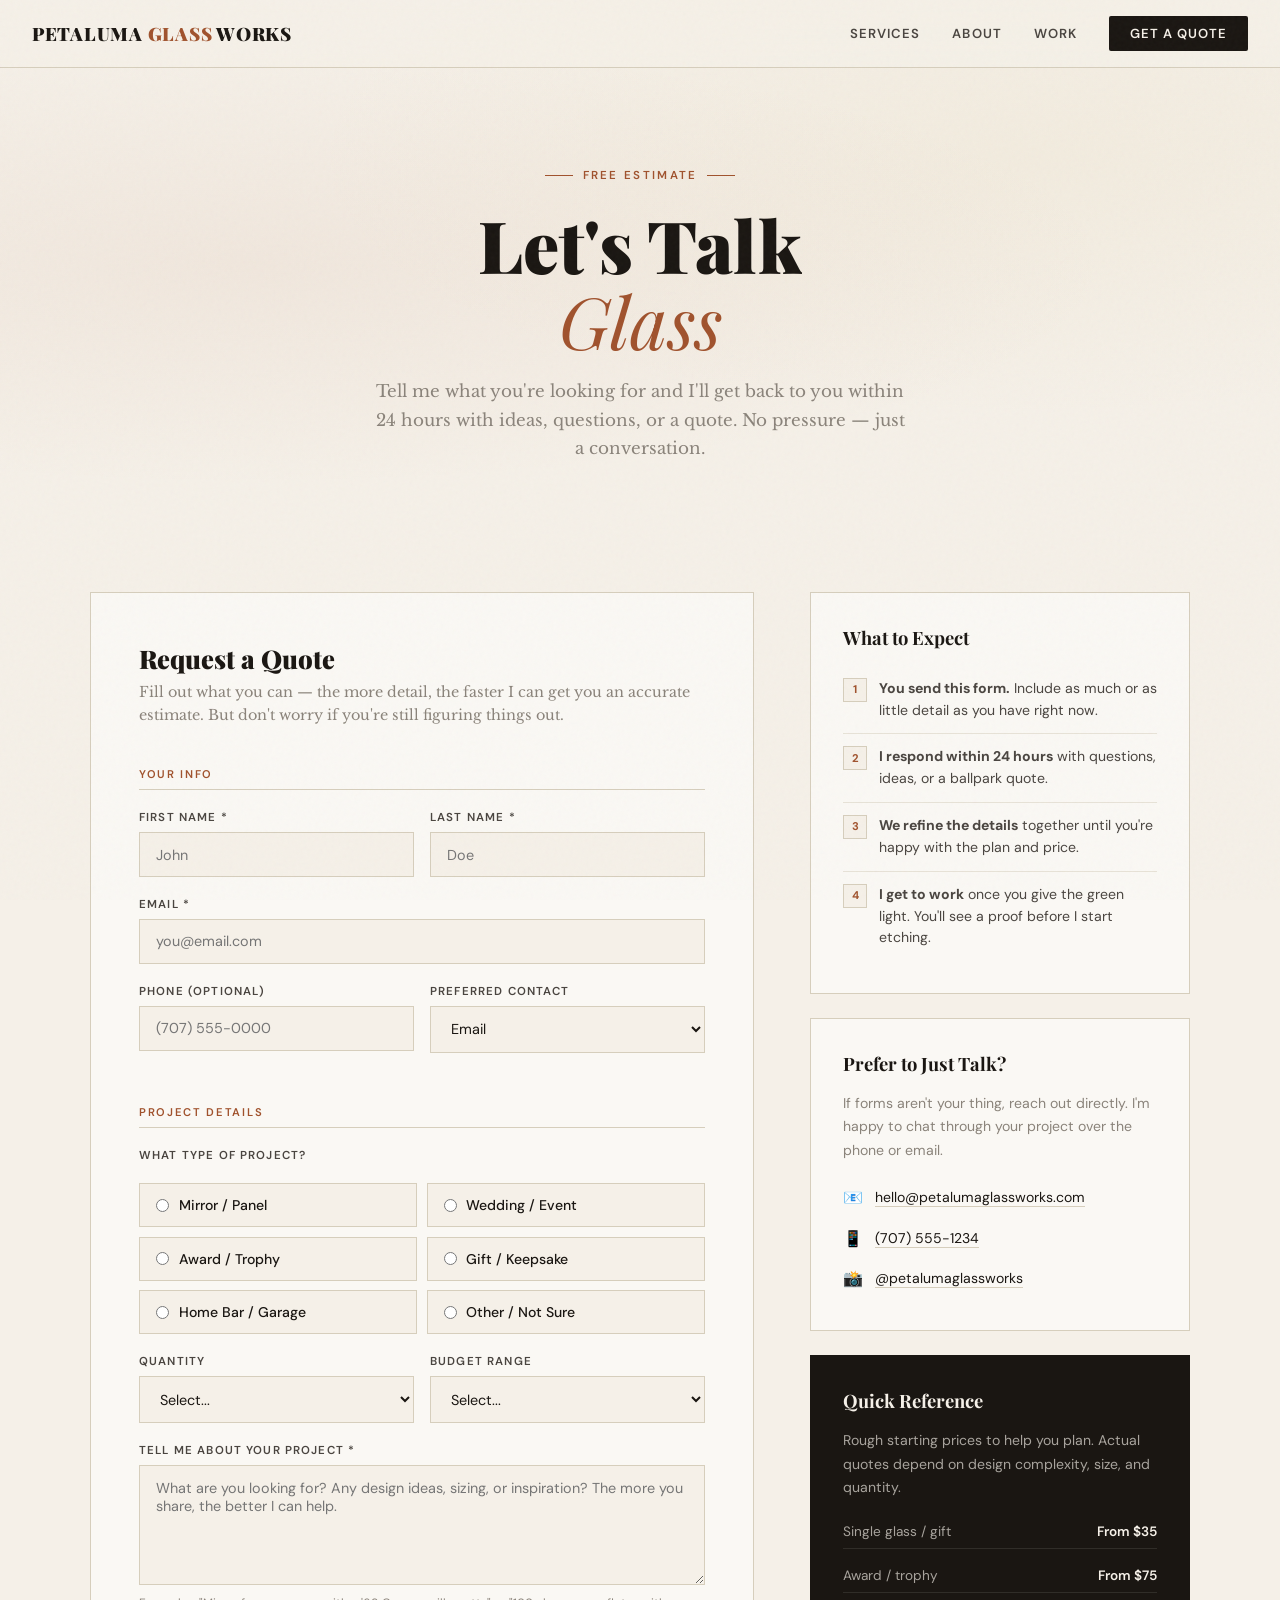
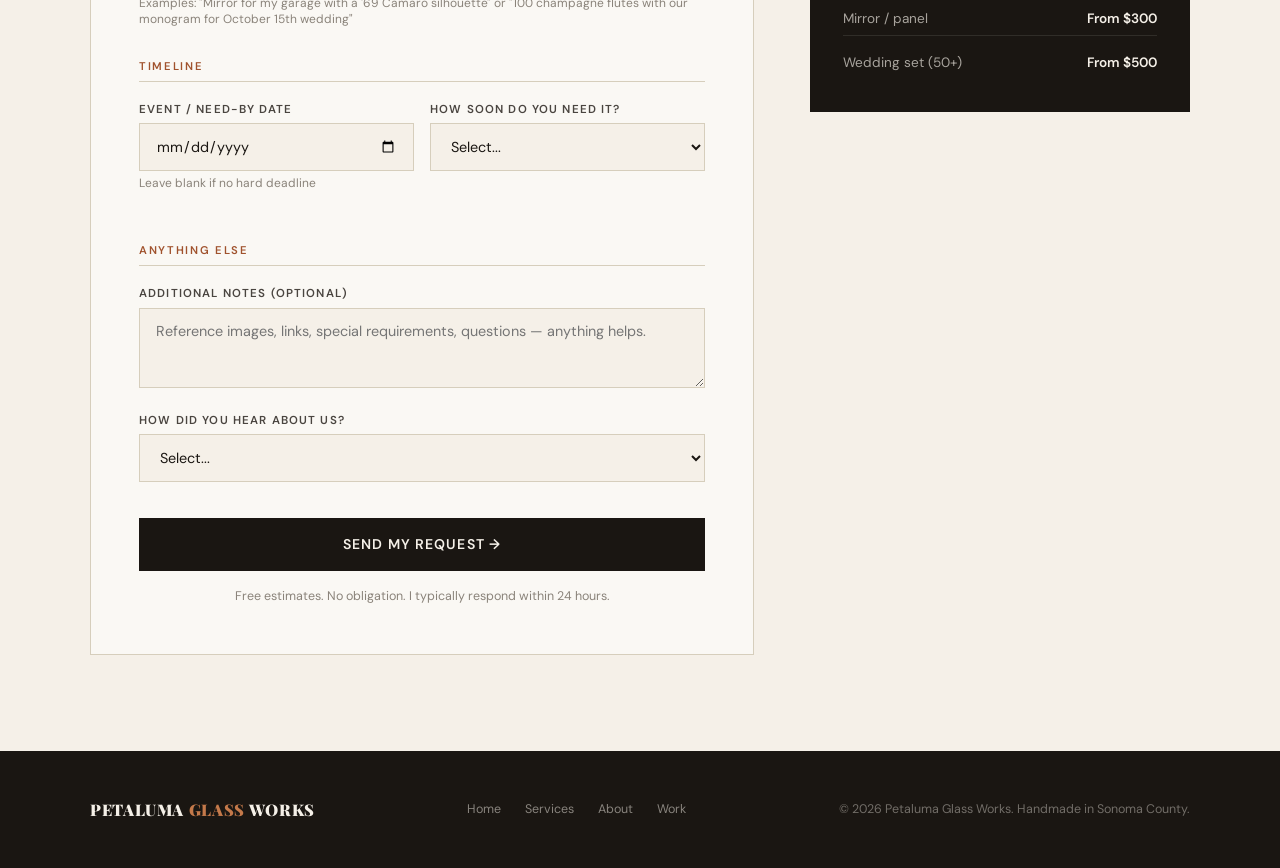
<file: public/quote.html>
<!DOCTYPE html>
<html lang="en">
<head>
<meta charset="UTF-8">
<meta name="viewport" content="width=device-width, initial-scale=1.0">
<title>Get a Quote — Petaluma Glass Works</title>
<link rel="preconnect" href="https://fonts.googleapis.com">
<link href="https://fonts.googleapis.com/css2?family=Playfair+Display:ital,wght@0,400;0,700;0,900;1,400&family=DM+Sans:wght@400;500;600&family=Libre+Baskerville:ital,wght@0,400;0,700;1,400&display=swap" rel="stylesheet">
<link rel="stylesheet" href="styles.css">
<style>
  /* ── FORM LAYOUT ── */
  .form-section { padding: 4rem 2rem 6rem; }
  .form-layout {
    max-width: 1100px;
    margin: 0 auto;
    display: grid;
    grid-template-columns: 1fr 380px;
    gap: 3.5rem;
    align-items: start;
  }

  /* ── THE FORM ── */
  .the-form {
    background: var(--warm-white);
    border: 1px solid var(--border);
    padding: 3rem;
  }
  .form-title {
    font-family: 'Playfair Display', serif;
    font-size: 1.6rem; font-weight: 900; margin-bottom: 0.4rem;
  }
  .form-sub {
    font-family: 'Libre Baskerville', serif;
    font-size: 0.9rem; color: var(--warm-gray); line-height: 1.6; margin-bottom: 2.5rem;
  }
  .form-section-label {
    font-size: 0.7rem; font-weight: 600; letter-spacing: 0.15em;
    text-transform: uppercase; color: var(--rust);
    margin-bottom: 1.25rem; margin-top: 2rem;
    padding-bottom: 0.5rem;
    border-bottom: 1px solid var(--border);
  }
  .form-section-label:first-of-type { margin-top: 0; }
  .form-row { display: grid; grid-template-columns: 1fr 1fr; gap: 1rem; }
  .form-group { margin-bottom: 1.25rem; }
  .form-group label {
    display: block;
    font-size: 0.72rem; font-weight: 600; letter-spacing: 0.1em;
    text-transform: uppercase; color: var(--slate); margin-bottom: 0.4rem;
  }
  .form-group input,
  .form-group select,
  .form-group textarea {
    width: 100%;
    padding: 0.8rem 1rem;
    font-family: 'DM Sans', sans-serif;
    font-size: 0.9rem;
    border: 1px solid var(--border);
    background: var(--cream);
    color: var(--ink);
    outline: none;
    transition: border-color 0.2s;
  }
  .form-group input:focus,
  .form-group select:focus,
  .form-group textarea:focus { border-color: var(--rust); }
  .form-group textarea { resize: vertical; min-height: 120px; }
  .form-group .hint { font-size: 0.75rem; color: var(--warm-gray); margin-top: 0.3rem; }

  /* ── RADIO / CHECKBOX ── */
  .option-group {
    display: grid;
    grid-template-columns: 1fr 1fr;
    gap: 0.6rem;
    margin-bottom: 1.25rem;
  }
  .option-group label {
    text-transform: none;
    letter-spacing: 0;
    font-size: 0.88rem;
    font-weight: 500;
    color: var(--ink);
    display: flex;
    align-items: center;
    gap: 0.6rem;
    padding: 0.75rem 1rem;
    border: 1px solid var(--border);
    background: var(--cream);
    cursor: pointer;
    transition: all 0.2s;
  }
  .option-group label:hover { border-color: var(--rust); }
  .option-group input[type="radio"],
  .option-group input[type="checkbox"] { width: auto; accent-color: var(--rust); }
  .option-group input:checked + span { color: var(--rust); font-weight: 600; }

  .form-submit {
    width: 100%;
    padding: 1.1rem;
    background: var(--ink);
    color: var(--cream);
    font-family: 'DM Sans', sans-serif;
    font-size: 0.88rem; font-weight: 600;
    letter-spacing: 0.08em; text-transform: uppercase;
    border: none; cursor: pointer;
    transition: background 0.25s;
    margin-top: 1rem;
  }
  .form-submit:hover { background: var(--rust); }
  .form-note {
    font-size: 0.78rem; color: var(--warm-gray);
    text-align: center; margin-top: 1rem; line-height: 1.5;
  }

  /* ── SUCCESS STATE ── */
  .form-success { display: none; text-align: center; padding: 3rem 2rem; }
  .form-success .check {
    width: 64px; height: 64px;
    border: 3px solid var(--rust);
    border-radius: 50%;
    display: flex; align-items: center; justify-content: center;
    margin: 0 auto 1.5rem;
    font-size: 1.5rem; color: var(--rust);
  }
  .form-success h3 {
    font-family: 'Playfair Display', serif;
    font-size: 1.6rem; font-weight: 900; margin-bottom: 0.75rem;
  }
  .form-success p {
    font-family: 'Libre Baskerville', serif;
    font-size: 0.95rem; line-height: 1.7; color: var(--warm-gray);
    max-width: 400px; margin: 0 auto;
  }

  /* ── SIDEBAR ── */
  .sidebar { position: sticky; top: 6rem; }
  .sidebar-card {
    background: var(--warm-white);
    border: 1px solid var(--border);
    padding: 2rem;
    margin-bottom: 1.5rem;
  }
  .sidebar-card h3 {
    font-family: 'Playfair Display', serif;
    font-size: 1.15rem; font-weight: 700; margin-bottom: 1rem;
  }
  .sidebar-card p { font-size: 0.88rem; line-height: 1.65; color: var(--warm-gray); margin-bottom: 0.75rem; }
  .sidebar-card p:last-child { margin-bottom: 0; }

  .expect-list { list-style: none; }
  .expect-list li {
    display: flex; gap: 0.75rem; align-items: flex-start;
    font-size: 0.88rem; line-height: 1.55; color: var(--slate);
    padding: 0.75rem 0;
    border-bottom: 1px solid rgba(214, 206, 188, 0.5);
  }
  .expect-list li:last-child { border-bottom: none; }
  .expect-list .step-badge {
    width: 24px; height: 24px; flex-shrink: 0;
    display: flex; align-items: center; justify-content: center;
    background: var(--cream);
    border: 1px solid var(--border);
    font-size: 0.7rem; font-weight: 700; color: var(--rust);
  }

  .contact-line { display: flex; gap: 0.75rem; align-items: center; padding: 0.6rem 0; }
  .contact-line .icon { font-size: 1rem; }
  .contact-line span { font-size: 0.88rem; color: var(--slate); }
  .contact-line a {
    font-size: 0.88rem; color: var(--ink); text-decoration: none;
    border-bottom: 1px solid var(--border); transition: border-color 0.2s;
  }
  .contact-line a:hover { border-color: var(--rust); }

  /* ── RESPONSIVE ── */
  @media (max-width: 768px) {
    .form-layout { grid-template-columns: 1fr; }
    .sidebar { position: static; }
    .form-row { grid-template-columns: 1fr; }
    .option-group { grid-template-columns: 1fr; }
    .the-form { padding: 2rem 1.5rem; }
  }
</style>
</head>
<body>

<!-- ═══════ NAV ═══════ -->
<nav id="nav">
  <a href="index.html" class="nav-logo">Petaluma <span>Glass</span> Works</a>
  <button class="mobile-toggle" onclick="document.querySelector('.nav-links').classList.toggle('open')" aria-label="Menu">
    <span></span><span></span><span></span>
  </button>
  <div class="nav-links">
    <a href="services.html">Services</a>
    <a href="about.html">About</a>
    <a href="work.html">Work</a>
    <a href="quote.html" class="nav-cta active">Get a Quote</a>
  </div>
</nav>

<!-- ═══════ PAGE HERO ═══════ -->
<div class="page-hero">
  <div class="page-hero-content">
    <div class="hero-tag">Free Estimate</div>
    <h1>Let's Talk<br><em>Glass</em></h1>
    <p>Tell me what you're looking for and I'll get back to you within 24 hours with ideas, questions, or a quote. No pressure — just a conversation.</p>
  </div>
</div>

<!-- ═══════ FORM SECTION ═══════ -->
<div class="form-section">
  <div class="form-layout">

    <div class="reveal">
      <div class="the-form" id="quoteForm">
        <div class="form-title">Request a Quote</div>
        <p class="form-sub">Fill out what you can — the more detail, the faster I can get you an accurate estimate. But don't worry if you're still figuring things out.</p>

        <div class="form-section-label">Your Info</div>
        <div class="form-row">
          <div class="form-group">
            <label>First Name *</label>
            <input type="text" placeholder="John" required>
          </div>
          <div class="form-group">
            <label>Last Name *</label>
            <input type="text" placeholder="Doe" required>
          </div>
        </div>
        <div class="form-group">
          <label>Email *</label>
          <input type="email" placeholder="you@email.com" required>
        </div>
        <div class="form-row">
          <div class="form-group">
            <label>Phone (Optional)</label>
            <input type="tel" placeholder="(707) 555-0000">
          </div>
          <div class="form-group">
            <label>Preferred Contact</label>
            <select>
              <option>Email</option>
              <option>Phone</option>
              <option>Text</option>
              <option>No preference</option>
            </select>
          </div>
        </div>

        <div class="form-section-label">Project Details</div>
        <div class="form-group">
          <label>What type of project?</label>
        </div>
        <div class="option-group">
          <label><input type="radio" name="type" value="mirror"> <span>Mirror / Panel</span></label>
          <label><input type="radio" name="type" value="wedding"> <span>Wedding / Event</span></label>
          <label><input type="radio" name="type" value="award"> <span>Award / Trophy</span></label>
          <label><input type="radio" name="type" value="gift"> <span>Gift / Keepsake</span></label>
          <label><input type="radio" name="type" value="bar"> <span>Home Bar / Garage</span></label>
          <label><input type="radio" name="type" value="other"> <span>Other / Not Sure</span></label>
        </div>

        <div class="form-row">
          <div class="form-group">
            <label>Quantity</label>
            <select>
              <option value="">Select...</option>
              <option>Single piece</option>
              <option>2 – 10 pieces</option>
              <option>11 – 50 pieces</option>
              <option>51 – 100 pieces</option>
              <option>100+ pieces</option>
            </select>
          </div>
          <div class="form-group">
            <label>Budget Range</label>
            <select>
              <option value="">Select...</option>
              <option>Under $100</option>
              <option>$100 – $500</option>
              <option>$500 – $1,000</option>
              <option>$1,000 – $2,500</option>
              <option>$2,500+</option>
              <option>Not sure yet</option>
            </select>
          </div>
        </div>

        <div class="form-group">
          <label>Tell Me About Your Project *</label>
          <textarea placeholder="What are you looking for? Any design ideas, sizing, or inspiration? The more you share, the better I can help." required></textarea>
          <div class="hint">Examples: "Mirror for my garage with a '69 Camaro silhouette" or "100 champagne flutes with our monogram for October 15th wedding"</div>
        </div>

        <div class="form-section-label">Timeline</div>
        <div class="form-row">
          <div class="form-group">
            <label>Event / Need-by Date</label>
            <input type="date">
            <div class="hint">Leave blank if no hard deadline</div>
          </div>
          <div class="form-group">
            <label>How soon do you need it?</label>
            <select>
              <option value="">Select...</option>
              <option>ASAP / Rush</option>
              <option>Within 2 weeks</option>
              <option>Within a month</option>
              <option>2 – 3 months out</option>
              <option>No rush — just exploring</option>
            </select>
          </div>
        </div>

        <div class="form-section-label">Anything Else</div>
        <div class="form-group">
          <label>Additional Notes (Optional)</label>
          <textarea placeholder="Reference images, links, special requirements, questions — anything helps." style="min-height:80px;"></textarea>
        </div>
        <div class="form-group">
          <label>How did you hear about us?</label>
          <select>
            <option value="">Select...</option>
            <option>Instagram</option>
            <option>Google Search</option>
            <option>Word of mouth / Referral</option>
            <option>Saw my work somewhere</option>
            <option>Repeat client</option>
            <option>Other</option>
          </select>
        </div>

        <button class="form-submit" onclick="submitForm()">Send My Request →</button>
        <p class="form-note">Free estimates. No obligation. I typically respond within 24 hours.</p>
      </div>

      <div class="the-form form-success" id="formSuccess">
        <div class="check">✓</div>
        <h3>Request Sent!</h3>
        <p>Thanks for reaching out. I'll review your project details and get back to you within 24 hours — usually sooner. Keep an eye on your inbox.</p>
        <p style="margin-top:1.5rem; font-size:0.85rem; color:var(--slate);">In the meantime, check out some <a href="work.html" style="color:var(--rust);">recent work</a> for inspiration.</p>
      </div>
    </div>

    <!-- SIDEBAR -->
    <div class="sidebar reveal">
      <div class="sidebar-card">
        <h3>What to Expect</h3>
        <ul class="expect-list">
          <li>
            <span class="step-badge">1</span>
            <span><strong>You send this form.</strong> Include as much or as little detail as you have right now.</span>
          </li>
          <li>
            <span class="step-badge">2</span>
            <span><strong>I respond within 24 hours</strong> with questions, ideas, or a ballpark quote.</span>
          </li>
          <li>
            <span class="step-badge">3</span>
            <span><strong>We refine the details</strong> together until you're happy with the plan and price.</span>
          </li>
          <li>
            <span class="step-badge">4</span>
            <span><strong>I get to work</strong> once you give the green light. You'll see a proof before I start etching.</span>
          </li>
        </ul>
      </div>

      <div class="sidebar-card">
        <h3>Prefer to Just Talk?</h3>
        <p>If forms aren't your thing, reach out directly. I'm happy to chat through your project over the phone or email.</p>
        <div style="margin-top:1rem;">
          <div class="contact-line">
            <span class="icon">📧</span>
            <a href="mailto:hello@petalumaglassworks.com">hello@petalumaglassworks.com</a>
          </div>
          <div class="contact-line">
            <span class="icon">📱</span>
            <a href="tel:+17075551234">(707) 555-1234</a>
          </div>
          <div class="contact-line">
            <span class="icon">📸</span>
            <a href="#">@petalumaglassworks</a>
          </div>
        </div>
      </div>

      <div class="sidebar-card" style="background:var(--ink); color:var(--cream); border-color:var(--ink);">
        <h3 style="color:var(--cream);">Quick Reference</h3>
        <p style="color:rgba(245,240,232,0.65);">Rough starting prices to help you plan. Actual quotes depend on design complexity, size, and quantity.</p>
        <div style="margin-top:1rem; display:flex; flex-direction:column; gap:0.6rem;">
          <div style="display:flex; justify-content:space-between; padding:0.5rem 0; border-bottom:1px solid rgba(245,240,232,0.1);">
            <span style="color:rgba(245,240,232,0.65); font-size:0.85rem;">Single glass / gift</span>
            <span style="font-weight:600; font-size:0.85rem;">From $35</span>
          </div>
          <div style="display:flex; justify-content:space-between; padding:0.5rem 0; border-bottom:1px solid rgba(245,240,232,0.1);">
            <span style="color:rgba(245,240,232,0.65); font-size:0.85rem;">Award / trophy</span>
            <span style="font-weight:600; font-size:0.85rem;">From $75</span>
          </div>
          <div style="display:flex; justify-content:space-between; padding:0.5rem 0; border-bottom:1px solid rgba(245,240,232,0.1);">
            <span style="color:rgba(245,240,232,0.65); font-size:0.85rem;">Mirror / panel</span>
            <span style="font-weight:600; font-size:0.85rem;">From $300</span>
          </div>
          <div style="display:flex; justify-content:space-between; padding:0.5rem 0;">
            <span style="color:rgba(245,240,232,0.65); font-size:0.85rem;">Wedding set (50+)</span>
            <span style="font-weight:600; font-size:0.85rem;">From $500</span>
          </div>
        </div>
      </div>
    </div>

  </div>
</div>

<!-- ═══════ FOOTER ═══════ -->
<footer>
  <div class="footer-inner">
    <div class="footer-brand">Petaluma <span>Glass</span> Works</div>
    <div class="footer-links">
      <a href="index.html">Home</a>
      <a href="services.html">Services</a>
      <a href="about.html">About</a>
      <a href="work.html">Work</a>
    </div>
    <div class="footer-copy">© 2026 Petaluma Glass Works. Handmade in Sonoma County.</div>
  </div>
</footer>

<script>
  window.addEventListener('scroll', () => {
    document.getElementById('nav').classList.toggle('scrolled', window.scrollY > 50);
  });
  const reveals = document.querySelectorAll('.reveal');
  const observer = new IntersectionObserver((entries) => {
    entries.forEach((entry, i) => {
      if (entry.isIntersecting) {
        setTimeout(() => entry.target.classList.add('visible'), i * 80);
        observer.unobserve(entry.target);
      }
    });
  }, { threshold: 0.1 });
  reveals.forEach(el => observer.observe(el));

  function submitForm() {
    document.getElementById('quoteForm').style.display = 'none';
    document.getElementById('formSuccess').style.display = 'block';
  }
</script>
</body>
</html>
</file>
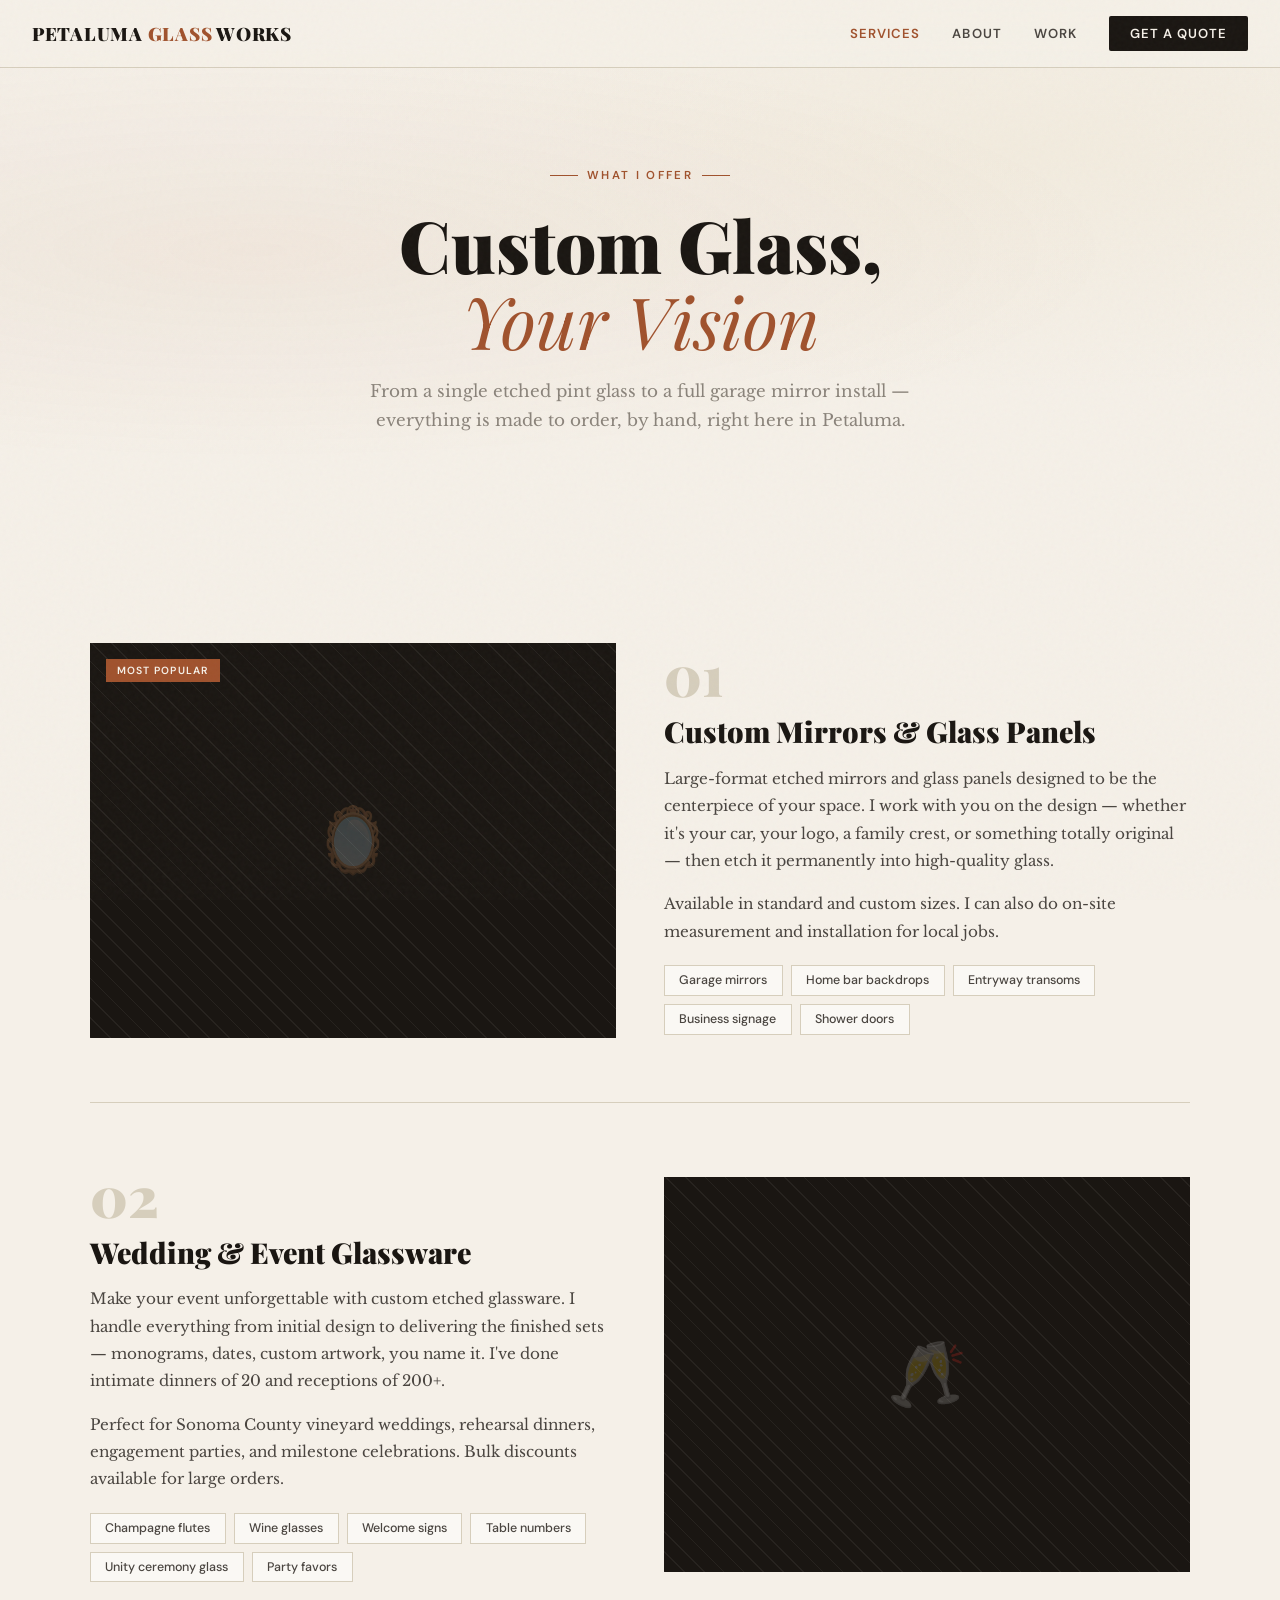
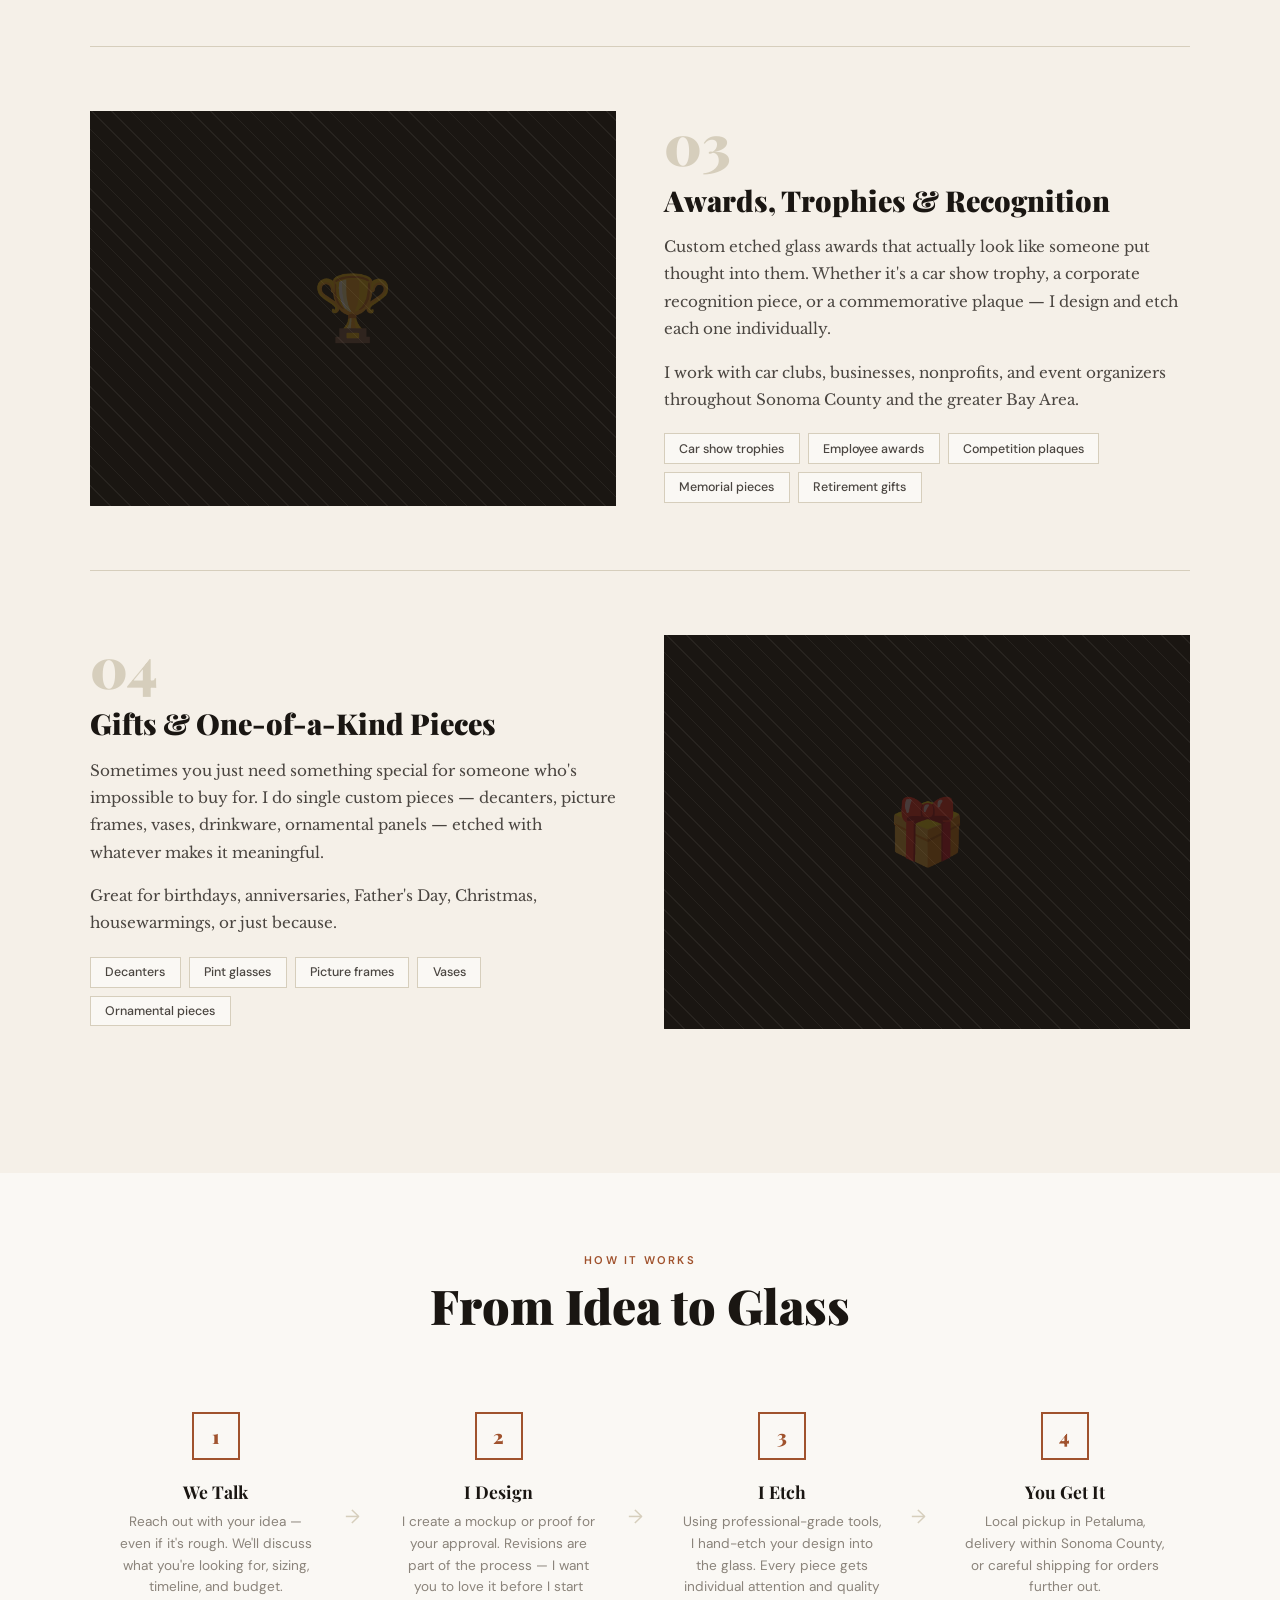
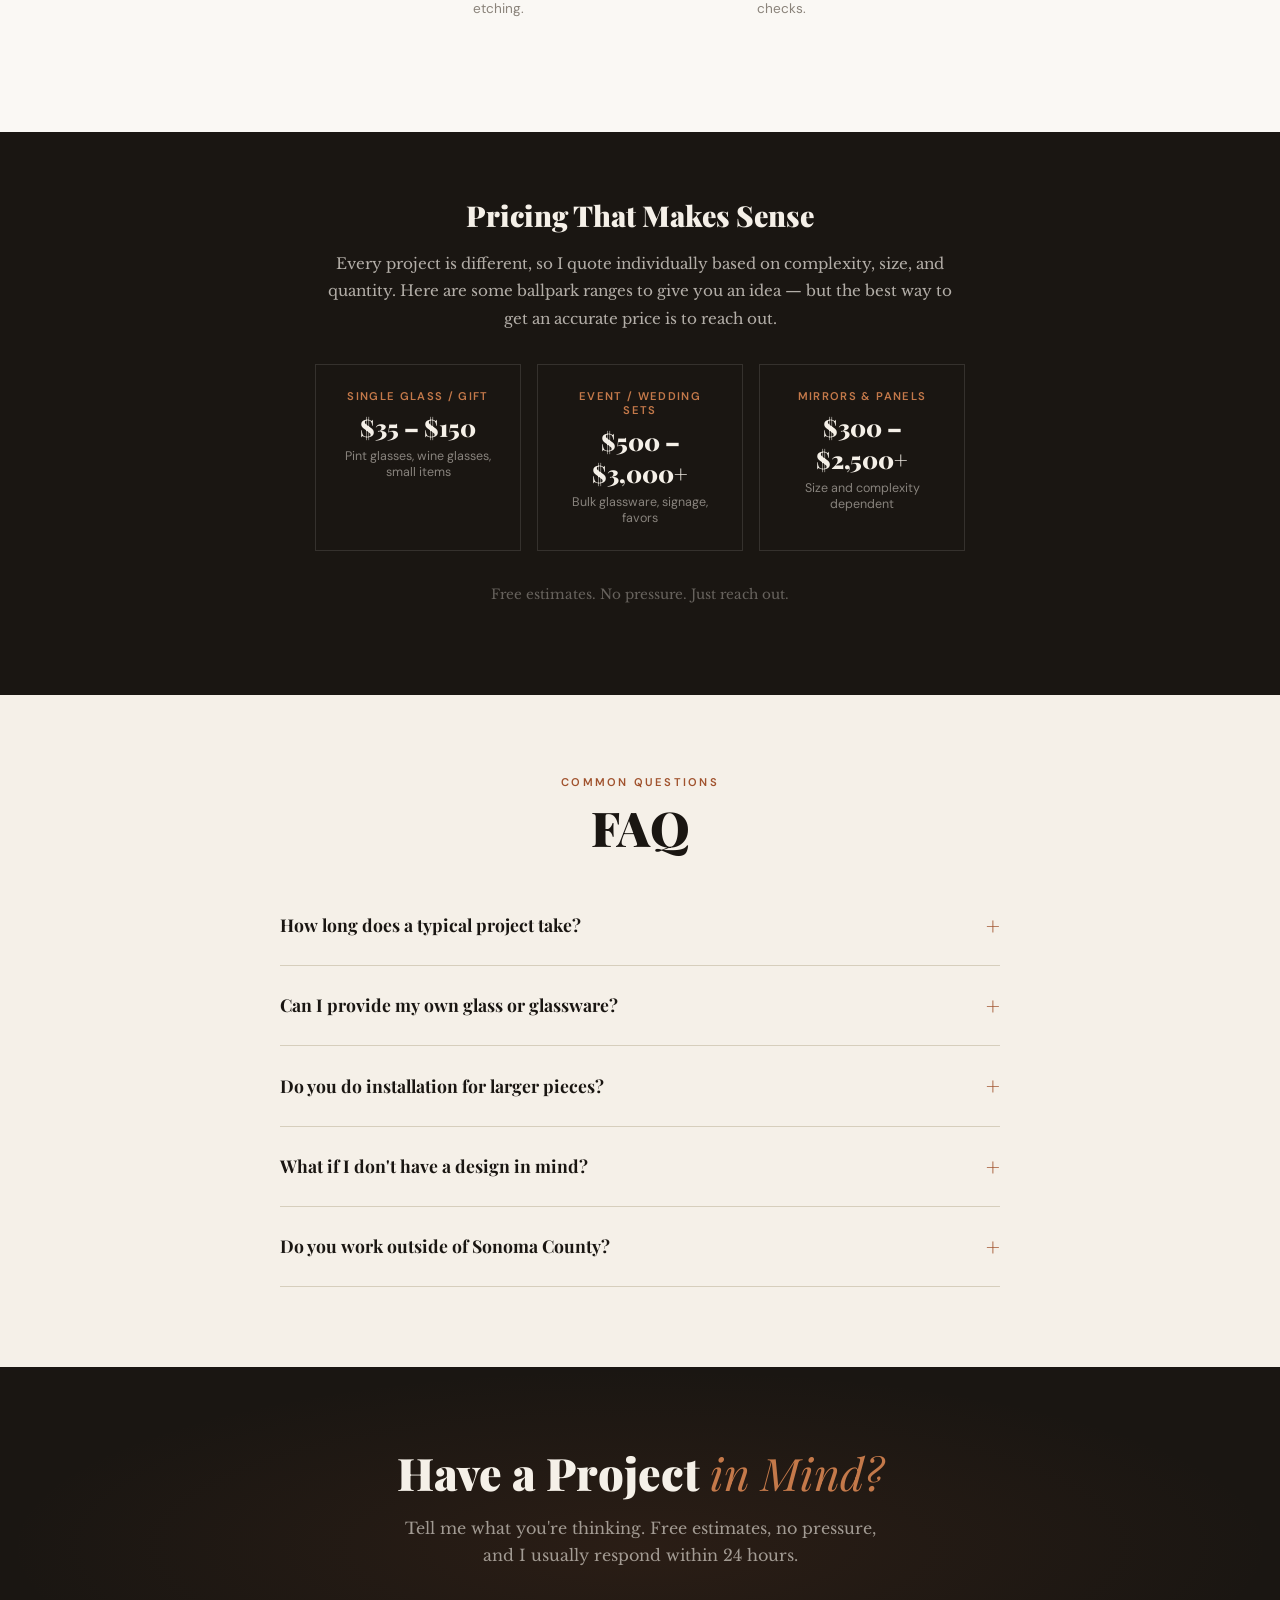
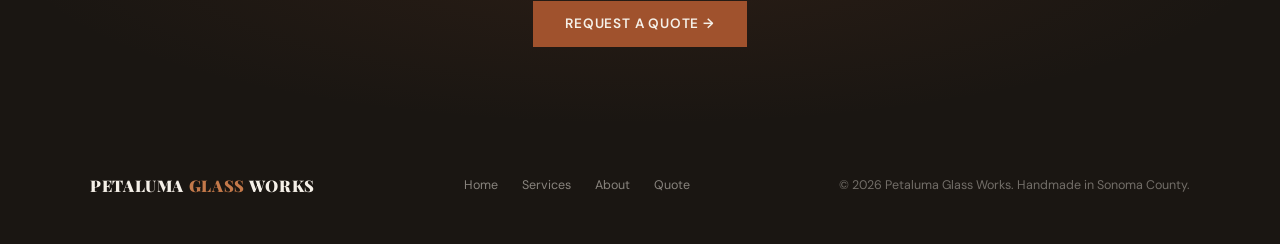
<file: public/services.html>
<!DOCTYPE html>
<html lang="en">
<head>
<meta charset="UTF-8">
<meta name="viewport" content="width=device-width, initial-scale=1.0">
<title>Services — Petaluma Glass Works</title>
<link rel="preconnect" href="https://fonts.googleapis.com">
<link href="https://fonts.googleapis.com/css2?family=Playfair+Display:ital,wght@0,400;0,700;0,900;1,400&family=DM+Sans:wght@400;500;600&family=Libre+Baskerville:ital,wght@0,400;0,700;1,400&display=swap" rel="stylesheet">
<link rel="stylesheet" href="styles.css">
<style>
  /* ── SERVICE BLOCKS ── */
  .service-block {
    display: grid;
    grid-template-columns: 1fr 1fr;
    gap: 3rem;
    align-items: center;
    padding: 4rem 0;
    border-bottom: 1px solid var(--border);
  }
  .service-block:last-child { border-bottom: none; }
  .service-block.reverse .service-visual { order: 2; }
  .service-block.reverse .service-content { order: 1; }
  .service-visual {
    aspect-ratio: 4/3;
    background: var(--ink);
    position: relative;
    overflow: hidden;
    display: flex;
    align-items: center;
    justify-content: center;
  }
  .service-visual .placeholder-pattern {
    position: absolute; inset: 0; opacity: 0.06;
    background-image:
      repeating-linear-gradient(45deg, var(--cream) 0px, var(--cream) 1px, transparent 1px, transparent 14px);
  }
  .service-visual .icon { font-size: 4rem; opacity: 0.2; color: var(--cream); position: relative; z-index: 1; }
  .service-visual .tag {
    position: absolute; top: 1rem; left: 1rem;
    background: var(--rust); color: var(--cream);
    font-size: 0.65rem; font-weight: 600; letter-spacing: 0.1em;
    text-transform: uppercase; padding: 0.3rem 0.7rem;
  }
  .service-content .service-num {
    font-family: 'Playfair Display', serif;
    font-size: 3.5rem; font-weight: 900; color: var(--border); line-height: 1; margin-bottom: 0.75rem;
  }
  .service-content h2 {
    font-family: 'Playfair Display', serif;
    font-size: 1.8rem; font-weight: 900; margin-bottom: 1rem; line-height: 1.2;
  }
  .service-content p {
    font-family: 'Libre Baskerville', serif;
    font-size: 0.95rem; line-height: 1.8; color: var(--slate); margin-bottom: 1rem;
  }
  .service-examples { display: flex; flex-wrap: wrap; gap: 0.5rem; margin-top: 1.25rem; }
  .service-examples .chip {
    padding: 0.4rem 0.9rem;
    background: var(--warm-white);
    border: 1px solid var(--border);
    font-size: 0.78rem; font-weight: 500; color: var(--slate);
  }

  /* ── PROCESS ── */
  .process-section { background: var(--warm-white); }
  .process-grid {
    display: grid;
    grid-template-columns: repeat(4, 1fr);
    gap: 2rem;
    margin-top: 3rem;
  }
  .process-step { text-align: center; padding: 2rem 1.5rem; position: relative; }
  .process-step::after {
    content: '→';
    position: absolute;
    right: -1.2rem; top: 50%;
    transform: translateY(-50%);
    font-size: 1.2rem; color: var(--border);
  }
  .process-step:last-child::after { display: none; }
  .step-num {
    display: inline-flex;
    align-items: center;
    justify-content: center;
    width: 48px; height: 48px;
    border: 2px solid var(--rust);
    font-family: 'Playfair Display', serif;
    font-size: 1.2rem; font-weight: 900; color: var(--rust);
    margin-bottom: 1.25rem;
  }
  .process-step h3 {
    font-family: 'Playfair Display', serif;
    font-size: 1.1rem; font-weight: 700; margin-bottom: 0.5rem;
  }
  .process-step p { font-size: 0.85rem; line-height: 1.6; color: var(--warm-gray); }

  /* ── PRICING ── */
  .pricing-note { background: var(--ink); color: var(--cream); padding: 4rem 2rem; text-align: center; }
  .pricing-note-inner { max-width: 650px; margin: 0 auto; }
  .pricing-note h2 {
    font-family: 'Playfair Display', serif;
    font-size: 1.8rem; font-weight: 900; margin-bottom: 1rem;
  }
  .pricing-note p {
    font-family: 'Libre Baskerville', serif;
    font-size: 0.95rem; line-height: 1.8;
    color: rgba(245, 240, 232, 0.7); margin-bottom: 1.5rem;
  }
  .pricing-examples {
    display: grid;
    grid-template-columns: repeat(3, 1fr);
    gap: 1rem;
    margin: 2rem 0;
  }
  .price-card { border: 1px solid rgba(245, 240, 232, 0.12); padding: 1.5rem; text-align: center; }
  .price-card .type {
    font-size: 0.7rem; font-weight: 600; letter-spacing: 0.12em;
    text-transform: uppercase; color: var(--rust-light); margin-bottom: 0.5rem;
  }
  .price-card .range {
    font-family: 'Playfair Display', serif;
    font-size: 1.5rem; font-weight: 900; margin-bottom: 0.3rem;
  }
  .price-card .note { font-size: 0.78rem; color: rgba(245, 240, 232, 0.5); }

  /* ── FAQ ── */
  .faq-section { background: var(--cream); }
  .faq-list { max-width: 720px; margin: 2rem auto 0; }
  .faq-item { border-bottom: 1px solid var(--border); padding: 1.5rem 0; }
  .faq-q {
    display: flex; justify-content: space-between; align-items: center;
    cursor: pointer; gap: 1rem;
    font-family: 'Playfair Display', serif;
    font-size: 1.1rem; font-weight: 700; line-height: 1.3;
  }
  .faq-q .toggle { font-size: 1.5rem; color: var(--rust); flex-shrink: 0; transition: transform 0.3s; }
  .faq-a { max-height: 0; overflow: hidden; transition: max-height 0.4s ease, padding 0.3s ease; }
  .faq-a p {
    font-family: 'Libre Baskerville', serif;
    font-size: 0.92rem; line-height: 1.8; color: var(--slate); padding-top: 1rem;
  }
  .faq-item.open .faq-a { max-height: 300px; }
  .faq-item.open .toggle { transform: rotate(45deg); }

  /* ── CTA BAND ── */
  .cta-band {
    background: var(--ink); text-align: center; padding: 5rem 2rem;
    position: relative; overflow: hidden;
  }
  .cta-band::before {
    content: ''; position: absolute; inset: 0;
    background: radial-gradient(ellipse at 50% 50%, rgba(160, 82, 45, 0.12) 0%, transparent 70%);
  }
  .cta-band-content { position: relative; z-index: 2; }
  .cta-band h2 {
    font-family: 'Playfair Display', serif;
    font-size: clamp(1.8rem, 4vw, 2.8rem); font-weight: 900;
    color: var(--cream); line-height: 1.15; margin-bottom: 1rem;
  }
  .cta-band h2 em { font-weight: 400; color: var(--rust-light); }
  .cta-band p {
    font-family: 'Libre Baskerville', serif;
    font-size: 1rem; color: rgba(245, 240, 232, 0.6);
    max-width: 480px; margin: 0 auto 2rem; line-height: 1.7;
  }
  .cta-band .btn-primary { background: var(--rust); }
  .cta-band .btn-primary:hover { background: var(--rust-light); }

  /* ── RESPONSIVE ── */
  @media (max-width: 768px) {
    .service-block { grid-template-columns: 1fr; gap: 2rem; }
    .service-block.reverse .service-visual,
    .service-block.reverse .service-content { order: unset; }
    .process-grid { grid-template-columns: 1fr 1fr; }
    .process-step::after { display: none; }
    .pricing-examples { grid-template-columns: 1fr; }
  }
</style>
</head>
<body>

<!-- ═══════ NAV ═══════ -->
<nav id="nav">
  <a href="index.html" class="nav-logo">Petaluma <span>Glass</span> Works</a>
  <button class="mobile-toggle" onclick="document.querySelector('.nav-links').classList.toggle('open')" aria-label="Menu">
    <span></span><span></span><span></span>
  </button>
  <div class="nav-links">
    <a href="services.html" class="active">Services</a>
    <a href="about.html">About</a>
    <a href="work.html">Work</a>
    <a href="quote.html" class="nav-cta">Get a Quote</a>
  </div>
</nav>

<!-- ═══════ PAGE HERO ═══════ -->
<div class="page-hero">
  <div class="page-hero-content">
    <div class="hero-tag">What I Offer</div>
    <h1>Custom Glass,<br><em>Your Vision</em></h1>
    <p>From a single etched pint glass to a full garage mirror install — everything is made to order, by hand, right here in Petaluma.</p>
  </div>
</div>

<!-- ═══════ SERVICE BLOCKS ═══════ -->
<section>
  <div class="section-inner">

    <div class="service-block reveal">
      <div class="service-visual">
        <div class="placeholder-pattern"></div>
        <span class="icon">🪞</span>
        <span class="tag">Most Popular</span>
      </div>
      <div class="service-content">
        <div class="service-num">01</div>
        <h2>Custom Mirrors & Glass Panels</h2>
        <p>Large-format etched mirrors and glass panels designed to be the centerpiece of your space. I work with you on the design — whether it's your car, your logo, a family crest, or something totally original — then etch it permanently into high-quality glass.</p>
        <p>Available in standard and custom sizes. I can also do on-site measurement and installation for local jobs.</p>
        <div class="service-examples">
          <span class="chip">Garage mirrors</span>
          <span class="chip">Home bar backdrops</span>
          <span class="chip">Entryway transoms</span>
          <span class="chip">Business signage</span>
          <span class="chip">Shower doors</span>
        </div>
      </div>
    </div>

    <div class="service-block reverse reveal">
      <div class="service-visual">
        <div class="placeholder-pattern"></div>
        <span class="icon">🥂</span>
      </div>
      <div class="service-content">
        <div class="service-num">02</div>
        <h2>Wedding & Event Glassware</h2>
        <p>Make your event unforgettable with custom etched glassware. I handle everything from initial design to delivering the finished sets — monograms, dates, custom artwork, you name it. I've done intimate dinners of 20 and receptions of 200+.</p>
        <p>Perfect for Sonoma County vineyard weddings, rehearsal dinners, engagement parties, and milestone celebrations. Bulk discounts available for large orders.</p>
        <div class="service-examples">
          <span class="chip">Champagne flutes</span>
          <span class="chip">Wine glasses</span>
          <span class="chip">Welcome signs</span>
          <span class="chip">Table numbers</span>
          <span class="chip">Unity ceremony glass</span>
          <span class="chip">Party favors</span>
        </div>
      </div>
    </div>

    <div class="service-block reveal">
      <div class="service-visual">
        <div class="placeholder-pattern"></div>
        <span class="icon">🏆</span>
      </div>
      <div class="service-content">
        <div class="service-num">03</div>
        <h2>Awards, Trophies & Recognition</h2>
        <p>Custom etched glass awards that actually look like someone put thought into them. Whether it's a car show trophy, a corporate recognition piece, or a commemorative plaque — I design and etch each one individually.</p>
        <p>I work with car clubs, businesses, nonprofits, and event organizers throughout Sonoma County and the greater Bay Area.</p>
        <div class="service-examples">
          <span class="chip">Car show trophies</span>
          <span class="chip">Employee awards</span>
          <span class="chip">Competition plaques</span>
          <span class="chip">Memorial pieces</span>
          <span class="chip">Retirement gifts</span>
        </div>
      </div>
    </div>

    <div class="service-block reverse reveal">
      <div class="service-visual">
        <div class="placeholder-pattern"></div>
        <span class="icon">🎁</span>
      </div>
      <div class="service-content">
        <div class="service-num">04</div>
        <h2>Gifts & One-of-a-Kind Pieces</h2>
        <p>Sometimes you just need something special for someone who's impossible to buy for. I do single custom pieces — decanters, picture frames, vases, drinkware, ornamental panels — etched with whatever makes it meaningful.</p>
        <p>Great for birthdays, anniversaries, Father's Day, Christmas, housewarmings, or just because.</p>
        <div class="service-examples">
          <span class="chip">Decanters</span>
          <span class="chip">Pint glasses</span>
          <span class="chip">Picture frames</span>
          <span class="chip">Vases</span>
          <span class="chip">Ornamental pieces</span>
        </div>
      </div>
    </div>

  </div>
</section>

<!-- ═══════ PROCESS ═══════ -->
<section class="process-section">
  <div class="section-inner" style="text-align:center;">
    <div class="reveal">
      <div class="section-label">How It Works</div>
      <div class="section-title" style="margin:0 auto 0.5rem;">From Idea to Glass</div>
    </div>
    <div class="process-grid">
      <div class="process-step reveal">
        <div class="step-num">1</div>
        <h3>We Talk</h3>
        <p>Reach out with your idea — even if it's rough. We'll discuss what you're looking for, sizing, timeline, and budget.</p>
      </div>
      <div class="process-step reveal">
        <div class="step-num">2</div>
        <h3>I Design</h3>
        <p>I create a mockup or proof for your approval. Revisions are part of the process — I want you to love it before I start etching.</p>
      </div>
      <div class="process-step reveal">
        <div class="step-num">3</div>
        <h3>I Etch</h3>
        <p>Using professional-grade tools, I hand-etch your design into the glass. Every piece gets individual attention and quality checks.</p>
      </div>
      <div class="process-step reveal">
        <div class="step-num">4</div>
        <h3>You Get It</h3>
        <p>Local pickup in Petaluma, delivery within Sonoma County, or careful shipping for orders further out.</p>
      </div>
    </div>
  </div>
</section>

<!-- ═══════ PRICING ═══════ -->
<div class="pricing-note">
  <div class="pricing-note-inner">
    <h2>Pricing That Makes Sense</h2>
    <p>Every project is different, so I quote individually based on complexity, size, and quantity. Here are some ballpark ranges to give you an idea — but the best way to get an accurate price is to reach out.</p>
    <div class="pricing-examples">
      <div class="price-card">
        <div class="type">Single Glass / Gift</div>
        <div class="range">$35 – $150</div>
        <div class="note">Pint glasses, wine glasses, small items</div>
      </div>
      <div class="price-card">
        <div class="type">Event / Wedding Sets</div>
        <div class="range">$500 – $3,000+</div>
        <div class="note">Bulk glassware, signage, favors</div>
      </div>
      <div class="price-card">
        <div class="type">Mirrors & Panels</div>
        <div class="range">$300 – $2,500+</div>
        <div class="note">Size and complexity dependent</div>
      </div>
    </div>
    <p style="font-size:0.85rem; opacity:0.5;">Free estimates. No pressure. Just reach out.</p>
  </div>
</div>

<!-- ═══════ FAQ ═══════ -->
<section class="faq-section">
  <div class="section-inner">
    <div style="text-align:center;" class="reveal">
      <div class="section-label">Common Questions</div>
      <div class="section-title">FAQ</div>
    </div>
    <div class="faq-list">
      <div class="faq-item reveal">
        <div class="faq-q" onclick="this.parentElement.classList.toggle('open')">
          How long does a typical project take?
          <span class="toggle">+</span>
        </div>
        <div class="faq-a">
          <p>Small items (single glasses, gifts) usually take 1–2 weeks. Larger projects like mirrors or event sets typically take 3–6 weeks depending on complexity. If you're on a tight timeline, let me know — I'll do my best to accommodate rush orders.</p>
        </div>
      </div>
      <div class="faq-item reveal">
        <div class="faq-q" onclick="this.parentElement.classList.toggle('open')">
          Can I provide my own glass or glassware?
          <span class="toggle">+</span>
        </div>
        <div class="faq-a">
          <p>Absolutely. If you've got a specific piece or set you want etched, I'm happy to work with it. I can also source glass and glassware for you if you don't have something in mind — I work with several suppliers and can get most styles.</p>
        </div>
      </div>
      <div class="faq-item reveal">
        <div class="faq-q" onclick="this.parentElement.classList.toggle('open')">
          Do you do installation for larger pieces?
          <span class="toggle">+</span>
        </div>
        <div class="faq-a">
          <p>Yes — for local Petaluma and Sonoma County jobs, I offer on-site measurement and installation for mirrors and panels. I'll come out, measure your space, and install the finished piece. For projects outside the county, I arrange careful shipping with full insurance.</p>
        </div>
      </div>
      <div class="faq-item reveal">
        <div class="faq-q" onclick="this.parentElement.classList.toggle('open')">
          What if I don't have a design in mind?
          <span class="toggle">+</span>
        </div>
        <div class="faq-a">
          <p>That's totally fine — most people don't. I'll work with you to develop a concept. Just tell me what the piece is for, where it's going, and any ideas you have (even vague ones), and I'll take it from there with mockups and proofs until we land on something you love.</p>
        </div>
      </div>
      <div class="faq-item reveal">
        <div class="faq-q" onclick="this.parentElement.classList.toggle('open')">
          Do you work outside of Sonoma County?
          <span class="toggle">+</span>
        </div>
        <div class="faq-a">
          <p>Yes. While I'm based in Petaluma and most of my clients are in Sonoma County, I ship throughout California and beyond. For larger or fragile pieces, I use custom crating and fully insured shipping. Event work is primarily local.</p>
        </div>
      </div>
    </div>
  </div>
</section>

<!-- ═══════ CTA ═══════ -->
<div class="cta-band">
  <div class="cta-band-content">
    <h2>Have a Project <em>in Mind?</em></h2>
    <p>Tell me what you're thinking. Free estimates, no pressure, and I usually respond within 24 hours.</p>
    <a href="quote.html" class="btn-primary">Request a Quote →</a>
  </div>
</div>

<!-- ═══════ FOOTER ═══════ -->
<footer>
  <div class="footer-inner">
    <div class="footer-brand">Petaluma <span>Glass</span> Works</div>
    <div class="footer-links">
      <a href="index.html">Home</a>
      <a href="services.html">Services</a>
      <a href="about.html">About</a>
      <a href="quote.html">Quote</a>
    </div>
    <div class="footer-copy">© 2026 Petaluma Glass Works. Handmade in Sonoma County.</div>
  </div>
</footer>

<script>
  window.addEventListener('scroll', () => {
    document.getElementById('nav').classList.toggle('scrolled', window.scrollY > 50);
  });
  const reveals = document.querySelectorAll('.reveal');
  const observer = new IntersectionObserver((entries) => {
    entries.forEach((entry, i) => {
      if (entry.isIntersecting) {
        setTimeout(() => entry.target.classList.add('visible'), i * 80);
        observer.unobserve(entry.target);
      }
    });
  }, { threshold: 0.1 });
  reveals.forEach(el => observer.observe(el));
</script>
</body>
</html>
</file>
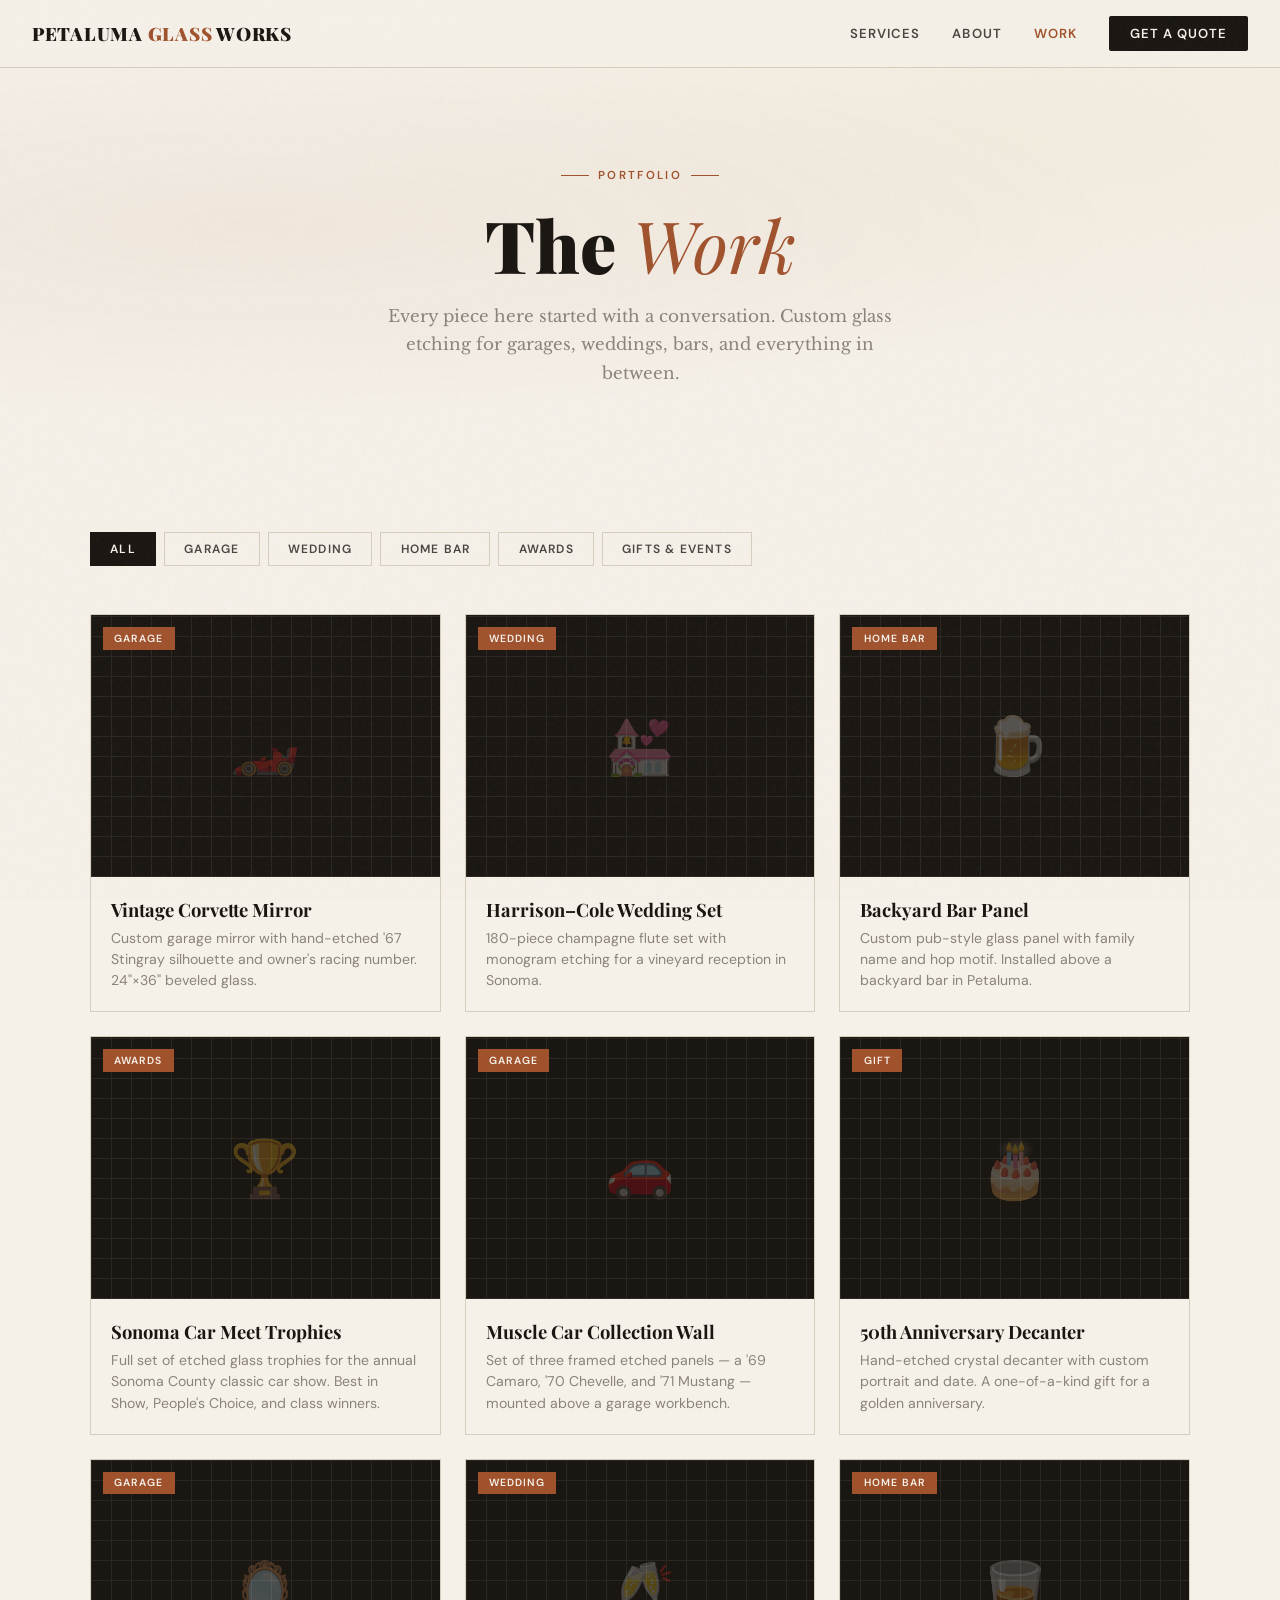
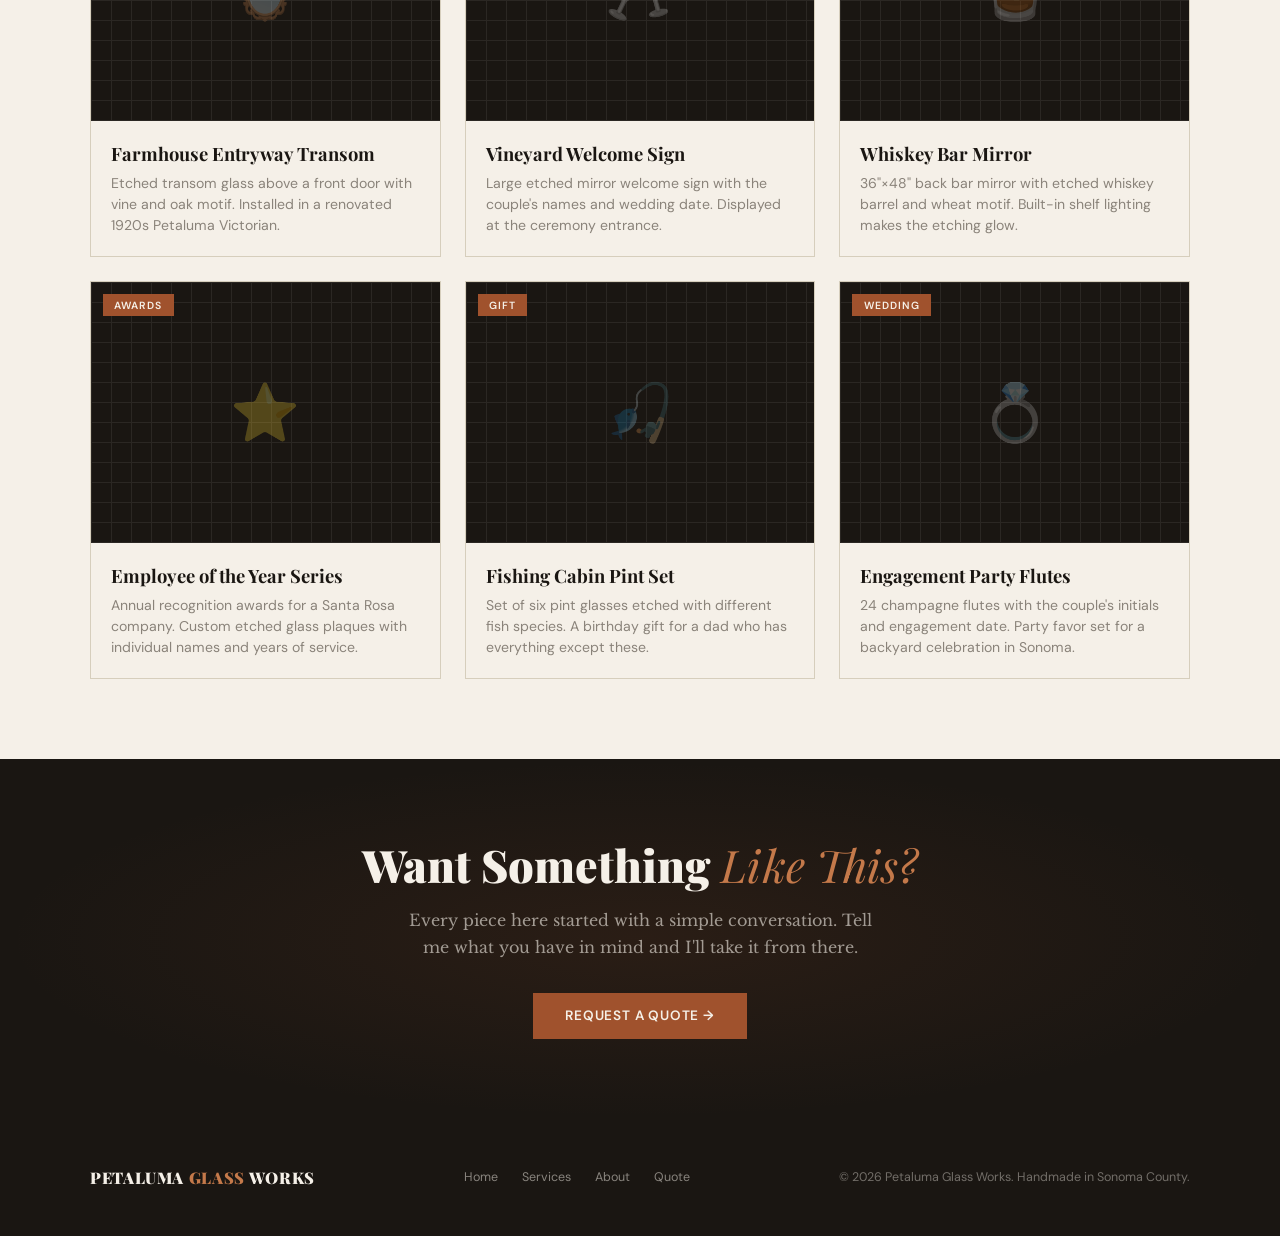
<file: public/work.html>
<!DOCTYPE html>
<html lang="en">
<head>
<meta charset="UTF-8">
<meta name="viewport" content="width=device-width, initial-scale=1.0">
<title>Work — Petaluma Glass Works</title>
<link rel="preconnect" href="https://fonts.googleapis.com">
<link href="https://fonts.googleapis.com/css2?family=Playfair+Display:ital,wght@0,400;0,700;0,900;1,400&family=DM+Sans:wght@400;500;600&family=Libre+Baskerville:ital,wght@0,400;0,700;1,400&display=swap" rel="stylesheet">
<link rel="stylesheet" href="styles.css">
<style>
  /* ── FILTER BAR ── */
  .filter-bar {
    display: flex;
    gap: 0.5rem;
    flex-wrap: wrap;
    margin-bottom: 3rem;
  }
  .filter-btn {
    padding: 0.5rem 1.2rem;
    font-family: 'DM Sans', sans-serif;
    font-size: 0.75rem;
    font-weight: 600;
    letter-spacing: 0.1em;
    text-transform: uppercase;
    border: 1px solid var(--border);
    background: transparent;
    color: var(--slate);
    cursor: pointer;
    transition: all 0.2s;
  }
  .filter-btn:hover { border-color: var(--rust); color: var(--rust); }
  .filter-btn.active {
    background: var(--ink);
    border-color: var(--ink);
    color: var(--cream);
  }

  /* ── GALLERY GRID ── */
  .gallery-grid {
    display: grid;
    grid-template-columns: repeat(auto-fill, minmax(320px, 1fr));
    gap: 1.5rem;
  }
  .project-card {
    background: var(--cream);
    border: 1px solid var(--border);
    overflow: hidden;
    transition: all 0.3s;
  }
  .project-card:hover { transform: translateY(-4px); box-shadow: 0 12px 40px var(--shadow); }
  .project-card.hidden { display: none; }
  .project-img {
    width: 100%;
    aspect-ratio: 4/3;
    background: var(--ink);
    position: relative;
    overflow: hidden;
    display: flex;
    align-items: center;
    justify-content: center;
  }
  .project-img .etch-icon {
    font-size: 3.5rem;
    opacity: 0.25;
    color: var(--cream);
    position: absolute;
  }
  .project-img .placeholder-pattern {
    position: absolute;
    inset: 0;
    opacity: 0.08;
    background-image:
      repeating-linear-gradient(0deg, var(--cream) 0px, var(--cream) 1px, transparent 1px, transparent 20px),
      repeating-linear-gradient(90deg, var(--cream) 0px, var(--cream) 1px, transparent 1px, transparent 20px);
  }
  .project-tag {
    position: absolute;
    top: 0.75rem; left: 0.75rem;
    background: var(--rust);
    color: var(--cream);
    font-size: 0.65rem;
    font-weight: 600;
    letter-spacing: 0.1em;
    text-transform: uppercase;
    padding: 0.3rem 0.7rem;
  }
  .project-body { padding: 1.25rem; }
  .project-body h3 {
    font-family: 'Playfair Display', serif;
    font-size: 1.15rem;
    font-weight: 700;
    margin-bottom: 0.4rem;
  }
  .project-body p { font-size: 0.88rem; color: var(--warm-gray); line-height: 1.5; }

  /* ── EMPTY STATE ── */
  .no-results {
    display: none;
    grid-column: 1 / -1;
    text-align: center;
    padding: 4rem 2rem;
    color: var(--warm-gray);
    font-family: 'Libre Baskerville', serif;
  }

  /* ── CTA BAND ── */
  .cta-band {
    background: var(--ink);
    text-align: center;
    padding: 5rem 2rem;
    position: relative;
    overflow: hidden;
  }
  .cta-band::before {
    content: '';
    position: absolute; inset: 0;
    background: radial-gradient(ellipse at 50% 50%, rgba(160, 82, 45, 0.12) 0%, transparent 70%);
  }
  .cta-band-content { position: relative; z-index: 2; }
  .cta-band h2 {
    font-family: 'Playfair Display', serif;
    font-size: clamp(1.8rem, 4vw, 2.8rem);
    font-weight: 900;
    color: var(--cream);
    line-height: 1.15;
    margin-bottom: 1rem;
  }
  .cta-band h2 em { font-weight: 400; color: var(--rust-light); }
  .cta-band p {
    font-family: 'Libre Baskerville', serif;
    font-size: 1rem;
    color: rgba(245, 240, 232, 0.6);
    max-width: 480px;
    margin: 0 auto 2rem;
    line-height: 1.7;
  }
  .cta-band .btn-primary { background: var(--rust); }
  .cta-band .btn-primary:hover { background: var(--rust-light); }

  /* ── RESPONSIVE ── */
  @media (max-width: 768px) {
    .gallery-grid { grid-template-columns: 1fr 1fr; gap: 1rem; }
    .project-body { padding: 1rem; }
    .project-body h3 { font-size: 1rem; }
  }
  @media (max-width: 480px) {
    .gallery-grid { grid-template-columns: 1fr; }
  }
</style>
</head>
<body>

<!-- ═══════ NAV ═══════ -->
<nav id="nav">
  <a href="index.html" class="nav-logo">Petaluma <span>Glass</span> Works</a>
  <button class="mobile-toggle" onclick="document.querySelector('.nav-links').classList.toggle('open')" aria-label="Menu">
    <span></span><span></span><span></span>
  </button>
  <div class="nav-links">
    <a href="services.html">Services</a>
    <a href="about.html">About</a>
    <a href="work.html" class="active">Work</a>
    <a href="quote.html" class="nav-cta">Get a Quote</a>
  </div>
</nav>

<!-- ═══════ PAGE HERO ═══════ -->
<div class="page-hero">
  <div class="page-hero-content">
    <div class="hero-tag">Portfolio</div>
    <h1>The <em>Work</em></h1>
    <p>Every piece here started with a conversation. Custom glass etching for garages, weddings, bars, and everything in between.</p>
  </div>
</div>

<!-- ═══════ GALLERY ═══════ -->
<section>
  <div class="section-inner">

    <!-- FILTER BAR -->
    <div class="filter-bar reveal">
      <button class="filter-btn active" data-filter="all">All</button>
      <button class="filter-btn" data-filter="garage">Garage</button>
      <button class="filter-btn" data-filter="wedding">Wedding</button>
      <button class="filter-btn" data-filter="home-bar">Home Bar</button>
      <button class="filter-btn" data-filter="awards">Awards</button>
      <button class="filter-btn" data-filter="gifts">Gifts & Events</button>
    </div>

    <!-- GRID -->
    <div class="gallery-grid" id="gallery">

      <div class="project-card reveal" data-category="garage">
        <div class="project-img">
          <div class="placeholder-pattern"></div>
          <span class="etch-icon">🏎️</span>
          <span class="project-tag">Garage</span>
        </div>
        <div class="project-body">
          <h3>Vintage Corvette Mirror</h3>
          <p>Custom garage mirror with hand-etched '67 Stingray silhouette and owner's racing number. 24"×36" beveled glass.</p>
        </div>
      </div>

      <div class="project-card reveal" data-category="wedding">
        <div class="project-img">
          <div class="placeholder-pattern"></div>
          <span class="etch-icon">💒</span>
          <span class="project-tag">Wedding</span>
        </div>
        <div class="project-body">
          <h3>Harrison–Cole Wedding Set</h3>
          <p>180-piece champagne flute set with monogram etching for a vineyard reception in Sonoma.</p>
        </div>
      </div>

      <div class="project-card reveal" data-category="home-bar">
        <div class="project-img">
          <div class="placeholder-pattern"></div>
          <span class="etch-icon">🍺</span>
          <span class="project-tag">Home Bar</span>
        </div>
        <div class="project-body">
          <h3>Backyard Bar Panel</h3>
          <p>Custom pub-style glass panel with family name and hop motif. Installed above a backyard bar in Petaluma.</p>
        </div>
      </div>

      <div class="project-card reveal" data-category="awards">
        <div class="project-img">
          <div class="placeholder-pattern"></div>
          <span class="etch-icon">🏆</span>
          <span class="project-tag">Awards</span>
        </div>
        <div class="project-body">
          <h3>Sonoma Car Meet Trophies</h3>
          <p>Full set of etched glass trophies for the annual Sonoma County classic car show. Best in Show, People's Choice, and class winners.</p>
        </div>
      </div>

      <div class="project-card reveal" data-category="garage">
        <div class="project-img">
          <div class="placeholder-pattern"></div>
          <span class="etch-icon">🚗</span>
          <span class="project-tag">Garage</span>
        </div>
        <div class="project-body">
          <h3>Muscle Car Collection Wall</h3>
          <p>Set of three framed etched panels — a '69 Camaro, '70 Chevelle, and '71 Mustang — mounted above a garage workbench.</p>
        </div>
      </div>

      <div class="project-card reveal" data-category="gifts">
        <div class="project-img">
          <div class="placeholder-pattern"></div>
          <span class="etch-icon">🎂</span>
          <span class="project-tag">Gift</span>
        </div>
        <div class="project-body">
          <h3>50th Anniversary Decanter</h3>
          <p>Hand-etched crystal decanter with custom portrait and date. A one-of-a-kind gift for a golden anniversary.</p>
        </div>
      </div>

      <div class="project-card reveal" data-category="garage">
        <div class="project-img">
          <div class="placeholder-pattern"></div>
          <span class="etch-icon">🪞</span>
          <span class="project-tag">Garage</span>
        </div>
        <div class="project-body">
          <h3>Farmhouse Entryway Transom</h3>
          <p>Etched transom glass above a front door with vine and oak motif. Installed in a renovated 1920s Petaluma Victorian.</p>
        </div>
      </div>

      <div class="project-card reveal" data-category="wedding">
        <div class="project-img">
          <div class="placeholder-pattern"></div>
          <span class="etch-icon">🥂</span>
          <span class="project-tag">Wedding</span>
        </div>
        <div class="project-body">
          <h3>Vineyard Welcome Sign</h3>
          <p>Large etched mirror welcome sign with the couple's names and wedding date. Displayed at the ceremony entrance.</p>
        </div>
      </div>

      <div class="project-card reveal" data-category="home-bar">
        <div class="project-img">
          <div class="placeholder-pattern"></div>
          <span class="etch-icon">🥃</span>
          <span class="project-tag">Home Bar</span>
        </div>
        <div class="project-body">
          <h3>Whiskey Bar Mirror</h3>
          <p>36"×48" back bar mirror with etched whiskey barrel and wheat motif. Built-in shelf lighting makes the etching glow.</p>
        </div>
      </div>

      <div class="project-card reveal" data-category="awards">
        <div class="project-img">
          <div class="placeholder-pattern"></div>
          <span class="etch-icon">⭐</span>
          <span class="project-tag">Awards</span>
        </div>
        <div class="project-body">
          <h3>Employee of the Year Series</h3>
          <p>Annual recognition awards for a Santa Rosa company. Custom etched glass plaques with individual names and years of service.</p>
        </div>
      </div>

      <div class="project-card reveal" data-category="gifts">
        <div class="project-img">
          <div class="placeholder-pattern"></div>
          <span class="etch-icon">🎣</span>
          <span class="project-tag">Gift</span>
        </div>
        <div class="project-body">
          <h3>Fishing Cabin Pint Set</h3>
          <p>Set of six pint glasses etched with different fish species. A birthday gift for a dad who has everything except these.</p>
        </div>
      </div>

      <div class="project-card reveal" data-category="wedding">
        <div class="project-img">
          <div class="placeholder-pattern"></div>
          <span class="etch-icon">💍</span>
          <span class="project-tag">Wedding</span>
        </div>
        <div class="project-body">
          <h3>Engagement Party Flutes</h3>
          <p>24 champagne flutes with the couple's initials and engagement date. Party favor set for a backyard celebration in Sonoma.</p>
        </div>
      </div>

      <div class="no-results" id="noResults">
        No projects in this category yet — check back soon.
      </div>

    </div>
  </div>
</section>

<!-- ═══════ CTA ═══════ -->
<div class="cta-band">
  <div class="cta-band-content">
    <h2>Want Something <em>Like This?</em></h2>
    <p>Every piece here started with a simple conversation. Tell me what you have in mind and I'll take it from there.</p>
    <a href="quote.html" class="btn-primary">Request a Quote →</a>
  </div>
</div>

<!-- ═══════ FOOTER ═══════ -->
<footer>
  <div class="footer-inner">
    <div class="footer-brand">Petaluma <span>Glass</span> Works</div>
    <div class="footer-links">
      <a href="index.html">Home</a>
      <a href="services.html">Services</a>
      <a href="about.html">About</a>
      <a href="quote.html">Quote</a>
    </div>
    <div class="footer-copy">© 2026 Petaluma Glass Works. Handmade in Sonoma County.</div>
  </div>
</footer>

<script>
  // Nav scroll
  window.addEventListener('scroll', () => {
    document.getElementById('nav').classList.toggle('scrolled', window.scrollY > 50);
  });

  // Scroll reveal
  const reveals = document.querySelectorAll('.reveal');
  const observer = new IntersectionObserver((entries) => {
    entries.forEach((entry, i) => {
      if (entry.isIntersecting) {
        setTimeout(() => entry.target.classList.add('visible'), i * 60);
        observer.unobserve(entry.target);
      }
    });
  }, { threshold: 0.05 });
  reveals.forEach(el => observer.observe(el));

  // Filter
  const filterBtns = document.querySelectorAll('.filter-btn');
  const cards = document.querySelectorAll('.project-card');
  const noResults = document.getElementById('noResults');

  filterBtns.forEach(btn => {
    btn.addEventListener('click', () => {
      const filter = btn.dataset.filter;

      filterBtns.forEach(b => b.classList.remove('active'));
      btn.classList.add('active');

      let visible = 0;
      cards.forEach(card => {
        const match = filter === 'all' || card.dataset.category === filter;
        card.classList.toggle('hidden', !match);
        if (match) visible++;
      });

      noResults.style.display = visible === 0 ? 'block' : 'none';
    });
  });
</script>
</body>
</html>
</file>
<file: public/styles.css>
/* ============================================================
   PETALUMA GLASS WORKS — Shared Stylesheet
   Linked from all pages. Page-specific styles stay inline.
   ============================================================ */

/* ── TOKENS ── */
:root {
  --cream: #F5F0E8;
  --warm-white: #FAF8F4;
  --ink: #1A1612;
  --rust: #A0522D;
  --rust-light: #C4794A;
  --gold: #B8942E;
  --gold-light: #D4B44A;
  --slate: #4A4540;
  --warm-gray: #8A837A;
  --border: #D6CEBC;
  --shadow: rgba(26, 22, 18, 0.08);
}

/* ── RESET ── */
* { margin: 0; padding: 0; box-sizing: border-box; }
html { scroll-behavior: smooth; }

/* ── BASE ── */
body {
  font-family: 'DM Sans', sans-serif;
  background: var(--cream);
  color: var(--ink);
  overflow-x: hidden;
  -webkit-font-smoothing: antialiased;
}

/* ── NOISE TEXTURE ── */
body::before {
  content: '';
  position: fixed;
  inset: 0;
  pointer-events: none;
  z-index: 9999;
  opacity: 0.03;
  background-image: url("data:image/svg+xml,%3Csvg viewBox='0 0 256 256' xmlns='http://www.w3.org/2000/svg'%3E%3Cfilter id='n'%3E%3CfeTurbulence type='fractalNoise' baseFrequency='0.9' numOctaves='4' stitchTiles='stitch'/%3E%3C/filter%3E%3Crect width='100%25' height='100%25' filter='url(%23n)'/%3E%3C/svg%3E");
}

/* ── NAV ── */
nav {
  position: fixed;
  top: 0;
  width: 100%;
  z-index: 100;
  padding: 1rem 2rem;
  display: flex;
  justify-content: space-between;
  align-items: center;
  background: rgba(245, 240, 232, 0.92);
  backdrop-filter: blur(12px);
  border-bottom: 1px solid var(--border);
  transition: all 0.3s ease;
}
nav.scrolled {
  padding: 0.6rem 2rem;
  box-shadow: 0 2px 20px var(--shadow);
}
.nav-logo {
  font-family: 'Playfair Display', serif;
  font-weight: 900;
  font-size: 1.15rem;
  letter-spacing: 0.04em;
  color: var(--ink);
  text-transform: uppercase;
  text-decoration: none;
}
.nav-logo span { color: var(--rust); }
.nav-links { display: flex; gap: 2rem; align-items: center; }
.nav-links a {
  font-size: 0.82rem;
  font-weight: 600;
  letter-spacing: 0.08em;
  text-transform: uppercase;
  text-decoration: none;
  color: var(--slate);
  transition: color 0.2s;
}
.nav-links a:hover,
.nav-links a.active { color: var(--rust); }
.nav-cta {
  background: var(--ink) !important;
  color: var(--cream) !important;
  padding: 0.55rem 1.3rem !important;
  border-radius: 2px;
  transition: background 0.2s !important;
}
.nav-cta:hover { background: var(--rust) !important; }
.mobile-toggle {
  display: none;
  background: none;
  border: none;
  cursor: pointer;
  flex-direction: column;
  gap: 5px;
}
.mobile-toggle span {
  display: block;
  width: 24px;
  height: 2px;
  background: var(--ink);
  transition: all 0.3s;
}

/* ── PAGE HERO (subpages) ── */
.page-hero {
  padding: 10rem 2rem 4rem;
  text-align: center;
  position: relative;
  overflow: hidden;
}
.page-hero::before {
  content: '';
  position: absolute;
  inset: 0;
  background:
    radial-gradient(ellipse at 20% 50%, rgba(160, 82, 45, 0.06) 0%, transparent 60%),
    radial-gradient(ellipse at 80% 30%, rgba(184, 148, 46, 0.05) 0%, transparent 50%);
}
.page-hero-content { position: relative; z-index: 2; max-width: 700px; margin: 0 auto; }
.page-hero h1 {
  font-family: 'Playfair Display', serif;
  font-size: clamp(2.5rem, 6vw, 4.5rem);
  font-weight: 900;
  line-height: 1.05;
  color: var(--ink);
  margin-bottom: 1.25rem;
}
.page-hero h1 em { font-style: italic; font-weight: 400; color: var(--rust); }
.page-hero p {
  font-family: 'Libre Baskerville', serif;
  font-size: 1.05rem;
  line-height: 1.7;
  color: var(--warm-gray);
  max-width: 540px;
  margin: 0 auto;
}

/* ── HERO TAG (used in page heroes and homepage hero) ── */
.hero-tag {
  display: inline-flex;
  align-items: center;
  gap: 0.6rem;
  font-size: 0.72rem;
  font-weight: 600;
  letter-spacing: 0.2em;
  text-transform: uppercase;
  color: var(--rust);
  margin-bottom: 1.5rem;
}
.hero-tag::before,
.hero-tag::after {
  content: '';
  width: 28px;
  height: 1px;
  background: var(--rust);
}

/* ── SECTION SHARED ── */
section { padding: 5rem 2rem; }
.section-inner { max-width: 1100px; margin: 0 auto; }
.section-label {
  font-size: 0.7rem;
  font-weight: 600;
  letter-spacing: 0.2em;
  text-transform: uppercase;
  color: var(--rust);
  margin-bottom: 0.75rem;
}
.section-title {
  font-family: 'Playfair Display', serif;
  font-size: clamp(2rem, 4vw, 3rem);
  font-weight: 900;
  line-height: 1.1;
  margin-bottom: 1rem;
}
.section-desc {
  font-family: 'Libre Baskerville', serif;
  font-size: 1rem;
  line-height: 1.7;
  color: var(--warm-gray);
  max-width: 520px;
  margin-bottom: 3rem;
}

/* ── BUTTONS ── */
.btn-primary {
  display: inline-flex;
  align-items: center;
  gap: 0.5rem;
  background: var(--ink);
  color: var(--cream);
  padding: 0.9rem 2rem;
  font-family: 'DM Sans', sans-serif;
  font-size: 0.85rem;
  font-weight: 600;
  letter-spacing: 0.06em;
  text-transform: uppercase;
  text-decoration: none;
  border: none;
  cursor: pointer;
  transition: all 0.25s;
}
.btn-primary:hover { background: var(--rust); transform: translateY(-1px); }
.btn-secondary {
  display: inline-flex;
  align-items: center;
  gap: 0.5rem;
  background: transparent;
  color: var(--ink);
  padding: 0.9rem 2rem;
  font-family: 'DM Sans', sans-serif;
  font-size: 0.85rem;
  font-weight: 600;
  letter-spacing: 0.06em;
  text-transform: uppercase;
  text-decoration: none;
  border: 2px solid var(--ink);
  cursor: pointer;
  transition: all 0.25s;
}
.btn-secondary:hover { background: var(--ink); color: var(--cream); }

/* ── FOOTER ── */
footer {
  background: var(--ink);
  color: var(--cream);
  padding: 3rem 2rem;
}
.footer-inner {
  max-width: 1100px;
  margin: 0 auto;
  display: flex;
  justify-content: space-between;
  align-items: center;
  flex-wrap: wrap;
  gap: 1rem;
}
.footer-brand {
  font-family: 'Playfair Display', serif;
  font-weight: 900;
  font-size: 1rem;
  letter-spacing: 0.04em;
  text-transform: uppercase;
}
.footer-brand span { color: var(--rust-light); }
.footer-copy { font-size: 0.78rem; opacity: 0.4; }
.footer-links { display: flex; gap: 1.5rem; }
.footer-links a {
  font-size: 0.78rem;
  color: var(--cream);
  opacity: 0.5;
  text-decoration: none;
  transition: opacity 0.2s;
}
.footer-links a:hover { opacity: 1; }

/* ── SCROLL REVEAL ── */
.reveal {
  opacity: 0;
  transform: translateY(30px);
  transition: all 0.7s cubic-bezier(0.25, 0.46, 0.45, 0.94);
}
.reveal.visible { opacity: 1; transform: translateY(0); }

/* ── ANIMATIONS ── */
@keyframes fadeUp {
  from { opacity: 0; transform: translateY(20px); }
  to { opacity: 1; transform: translateY(0); }
}
@keyframes scroll {
  from { transform: translateX(0); }
  to { transform: translateX(-50%); }
}

/* ── RESPONSIVE ── */
@media (max-width: 768px) {
  .nav-links { display: none; }
  .nav-links.open {
    display: flex;
    flex-direction: column;
    position: absolute;
    top: 100%;
    left: 0;
    right: 0;
    background: var(--cream);
    padding: 1.5rem 2rem;
    border-bottom: 1px solid var(--border);
    gap: 1rem;
  }
  .mobile-toggle { display: flex; }
  .page-hero { padding: 8rem 1.5rem 3rem; }
  .footer-inner { flex-direction: column; text-align: center; }
}
</file>
